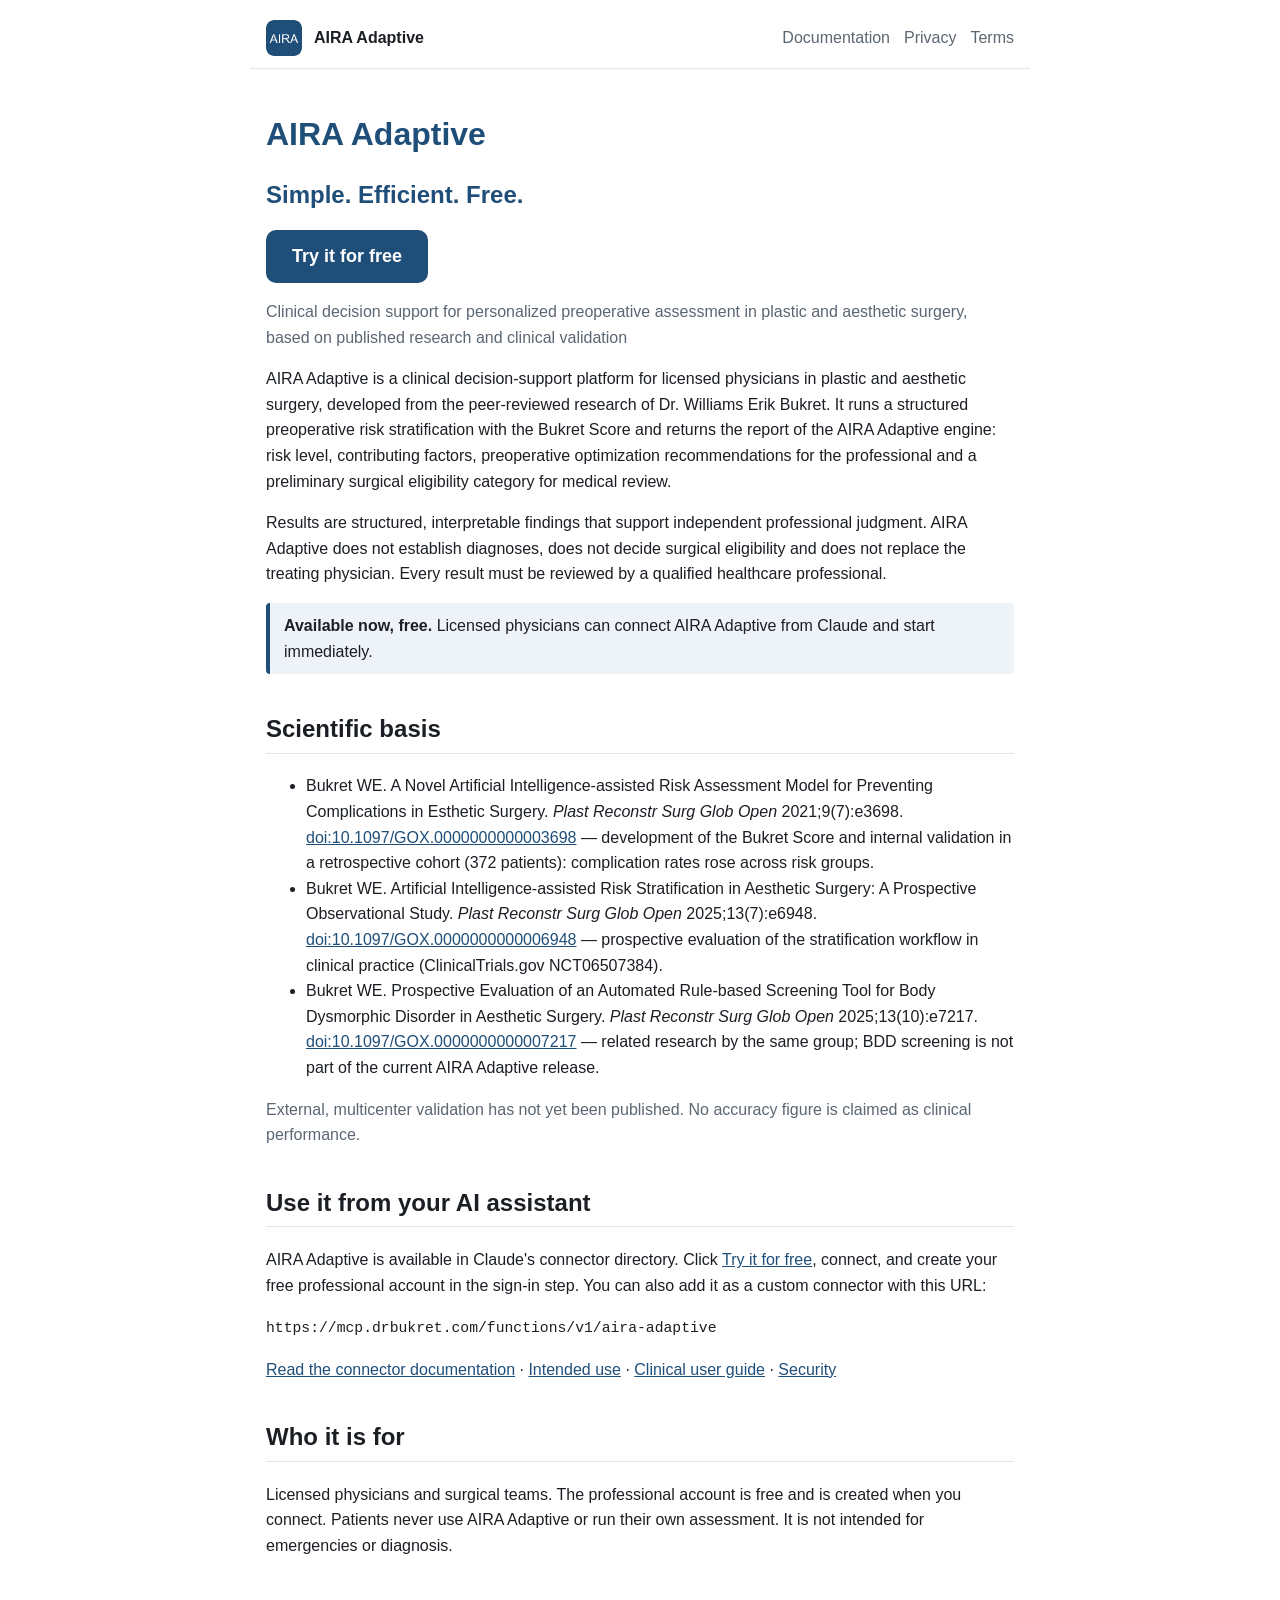
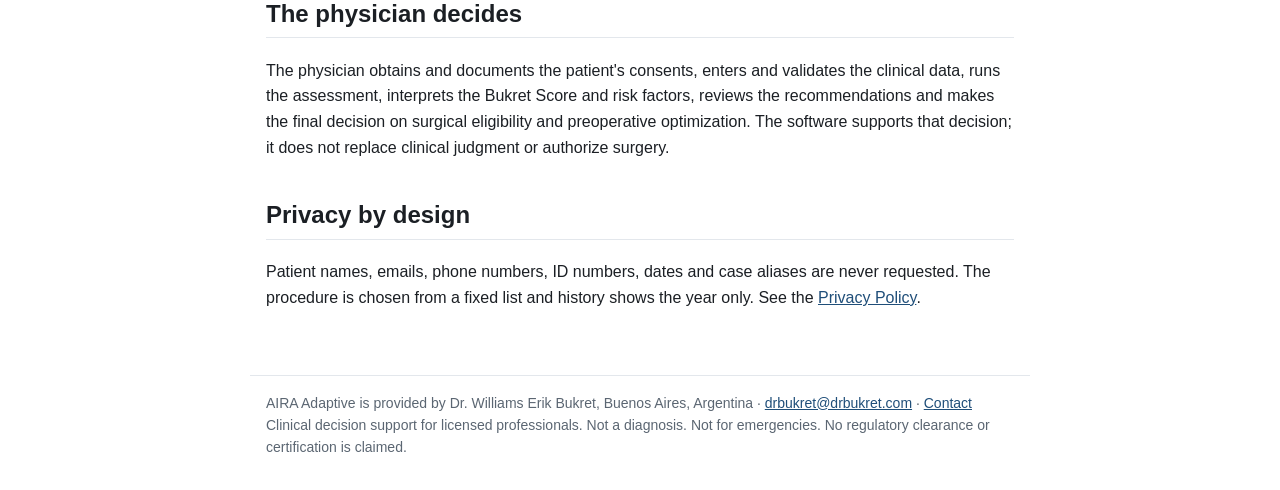
<file: index.html>
<!doctype html>
<html lang="en">
<head>
<meta charset="utf-8">
<meta name="viewport" content="width=device-width, initial-scale=1">
<title>AIRA Adaptive</title>
<meta name="description" content="AIRA Adaptive: clinical decision support for personalized preoperative assessment in plastic and aesthetic surgery, based on published research and the internal clinical validation of the Bukret Score.">
<link rel="icon" href="assets/icon.png">
<link rel="stylesheet" href="assets/site.css">
</head>
<body>
<header>
  <img src="assets/icon.png" alt="">
  <a class="brand" href="./">AIRA Adaptive</a>
  <nav><a href="docs/">Documentation</a><a href="privacy/">Privacy</a><a href="terms/">Terms</a></nav>
</header>
<main>
<h1>AIRA Adaptive</h1>
<p class="hero">Simple. Efficient. Free.</p>
<p><a class="cta" href="https://claude.ai/directory/connectors/aira-adaptive">Try it for free</a></p>
<p class="muted">Clinical decision support for personalized preoperative assessment in plastic and aesthetic surgery, based on published research and clinical validation</p>
<p>AIRA Adaptive is a clinical decision-support platform for licensed physicians in plastic and aesthetic surgery, developed from the peer-reviewed research of Dr. Williams Erik Bukret. It runs a structured preoperative risk stratification with the Bukret Score and returns the report of the AIRA Adaptive engine: risk level, contributing factors, preoperative optimization recommendations for the professional and a preliminary surgical eligibility category for medical review.</p>
<p>Results are structured, interpretable findings that support independent professional judgment. AIRA Adaptive does not establish diagnoses, does not decide surgical eligibility and does not replace the treating physician. Every result must be reviewed by a qualified healthcare professional.</p>
<p class="note"><strong>Available now, free.</strong> Licensed physicians can connect AIRA Adaptive from Claude and start immediately.</p>
<h2>Scientific basis</h2>
<ul>
  <li>Bukret WE. A Novel Artificial Intelligence-assisted Risk Assessment Model for Preventing Complications in Esthetic Surgery. <em>Plast Reconstr Surg Glob Open</em> 2021;9(7):e3698. <a href="https://doi.org/10.1097/GOX.0000000000003698">doi:10.1097/GOX.0000000000003698</a> &mdash; development of the Bukret Score and internal validation in a retrospective cohort (372 patients): complication rates rose across risk groups.</li>
  <li>Bukret WE. Artificial Intelligence-assisted Risk Stratification in Aesthetic Surgery: A Prospective Observational Study. <em>Plast Reconstr Surg Glob Open</em> 2025;13(7):e6948. <a href="https://doi.org/10.1097/GOX.0000000000006948">doi:10.1097/GOX.0000000000006948</a> &mdash; prospective evaluation of the stratification workflow in clinical practice (ClinicalTrials.gov NCT06507384).</li>
  <li>Bukret WE. Prospective Evaluation of an Automated Rule-based Screening Tool for Body Dysmorphic Disorder in Aesthetic Surgery. <em>Plast Reconstr Surg Glob Open</em> 2025;13(10):e7217. <a href="https://doi.org/10.1097/GOX.0000000000007217">doi:10.1097/GOX.0000000000007217</a> &mdash; related research by the same group; BDD screening is not part of the current AIRA Adaptive release.</li>
</ul>
<p class="muted">External, multicenter validation has not yet been published. No accuracy figure is claimed as clinical performance.</p>
<h2>Use it from your AI assistant</h2>
<p>AIRA Adaptive is available in Claude's connector directory. Click <a href="https://claude.ai/directory/connectors/aira-adaptive">Try it for free</a>, connect, and create your free professional account in the sign-in step. You can also add it as a custom connector with this URL:</p>
<p><code>https://mcp.drbukret.com/functions/v1/aira-adaptive</code></p>
<p><a href="docs/">Read the connector documentation</a> · <a href="intended-use/">Intended use</a> · <a href="clinical-manual/">Clinical user guide</a> · <a href="security/">Security</a></p>
<h2>Who it is for</h2>
<p>Licensed physicians and surgical teams. The professional account is free and is created when you connect. Patients never use AIRA Adaptive or run their own assessment. It is not intended for emergencies or diagnosis.</p>
<h2>The physician decides</h2>
<p>The physician obtains and documents the patient&#x27;s consents, enters and validates the clinical data, runs the assessment, interprets the Bukret Score and risk factors, reviews the recommendations and makes the final decision on surgical eligibility and preoperative optimization. The software supports that decision; it does not replace clinical judgment or authorize surgery.</p>
<h2>Privacy by design</h2>
<p>Patient names, emails, phone numbers, ID numbers, dates and case aliases are never requested. The procedure is chosen from a fixed list and history shows the year only. See the <a href="privacy/">Privacy Policy</a>.</p>
</main>
<footer>
  AIRA Adaptive is provided by Dr. Williams Erik Bukret, Buenos Aires, Argentina · <a href="mailto:drbukret@drbukret.com">drbukret@drbukret.com</a> · <a href="https://drbukret.com/contact/">Contact</a><br>
  Clinical decision support for licensed professionals. Not a diagnosis. Not for emergencies. No regulatory clearance or certification is claimed.
</footer>
</body>
</html>
</file>
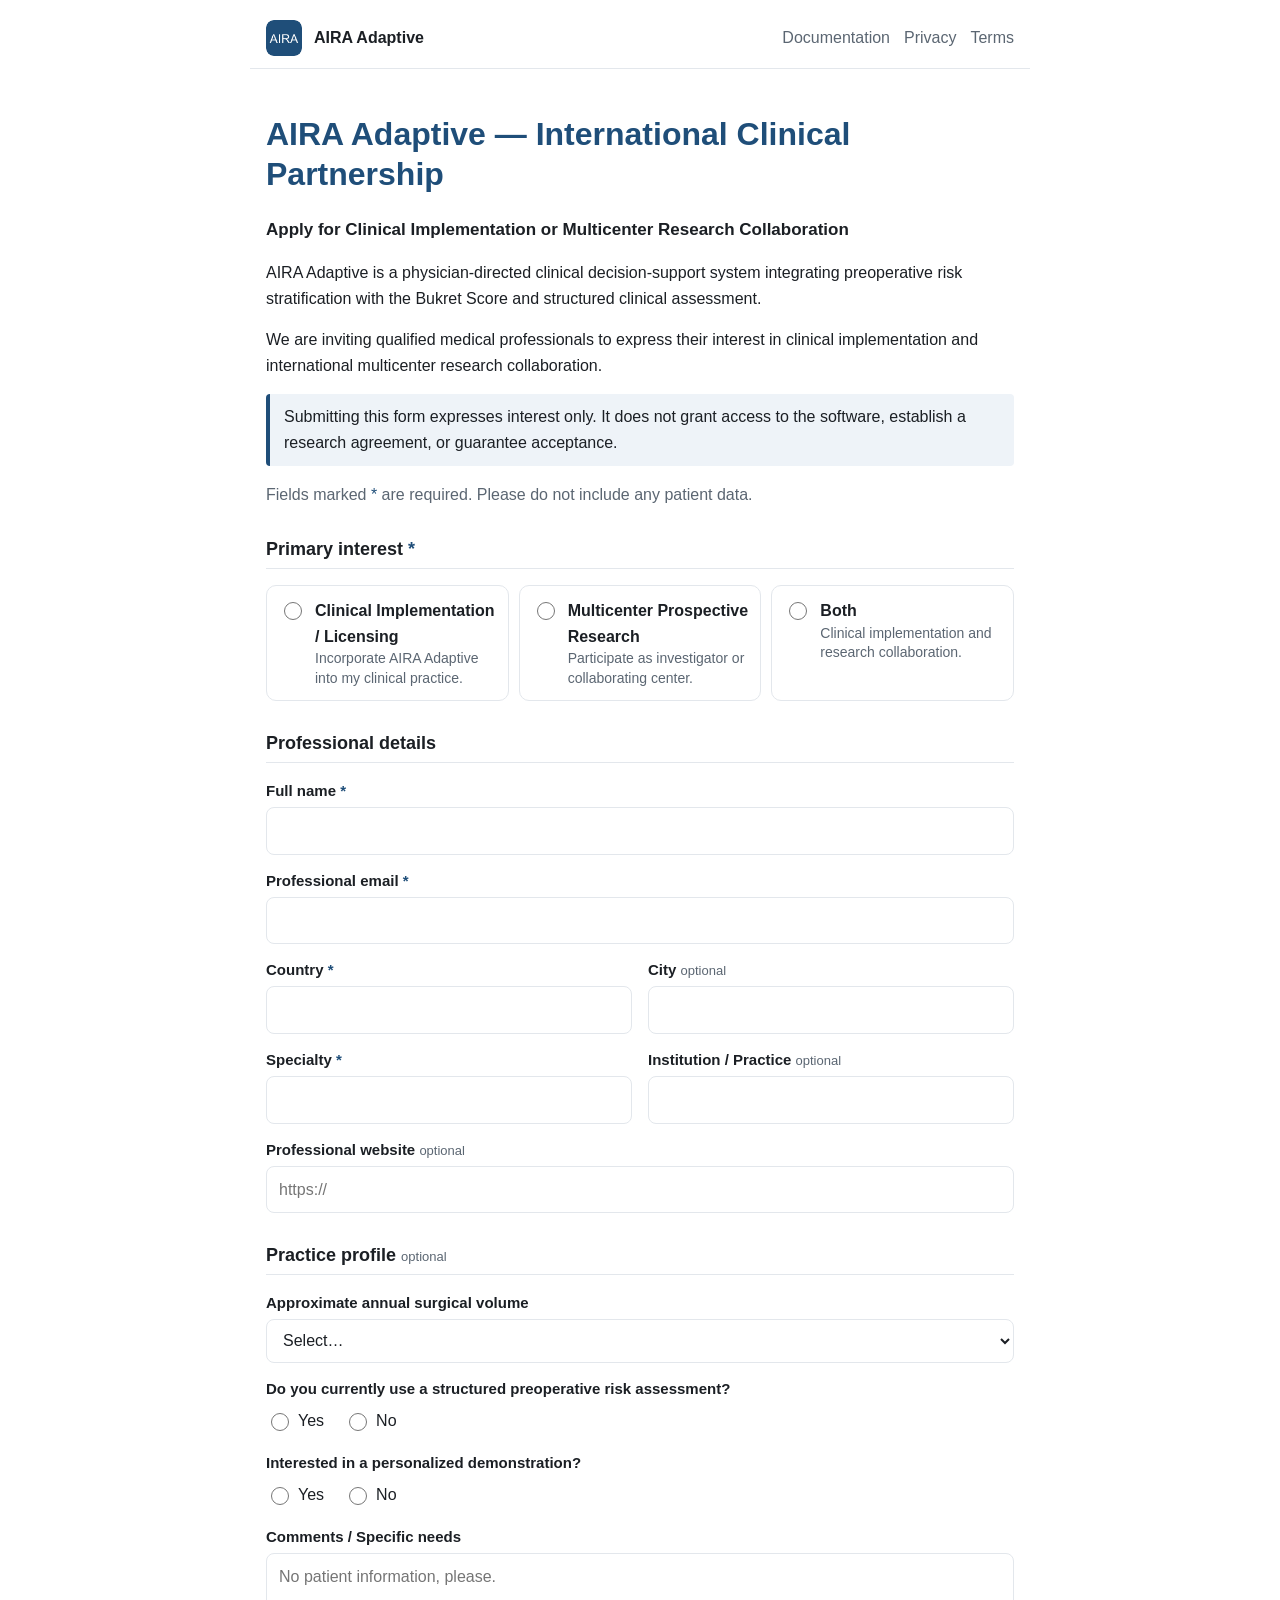
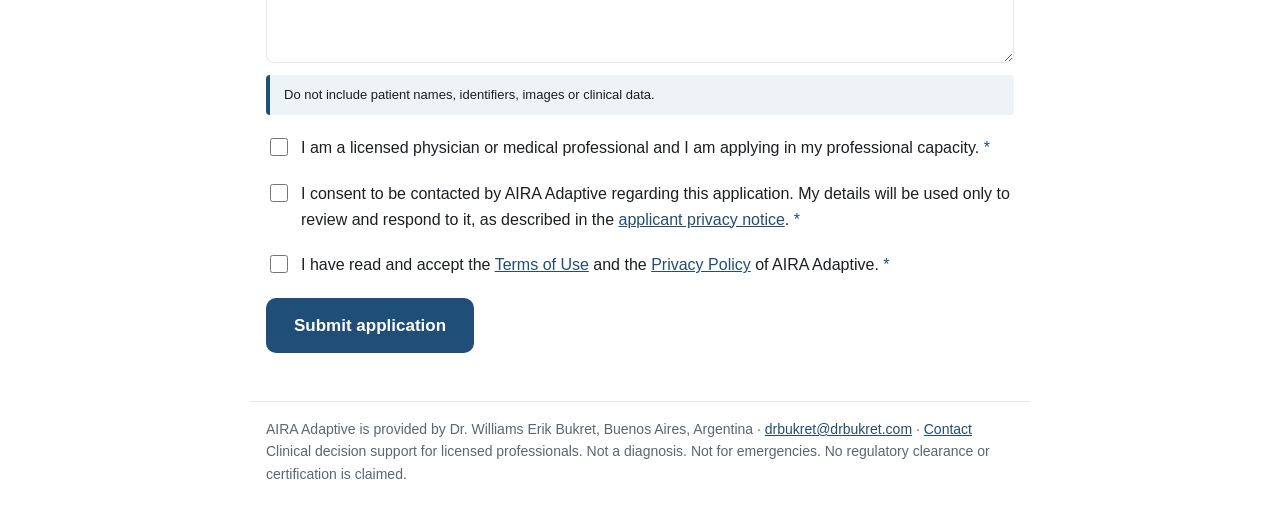
<file: apply/index.html>
<!doctype html>
<html lang="en">
<head>
<meta charset="utf-8">
<meta name="viewport" content="width=device-width, initial-scale=1">
<title>Apply · AIRA Adaptive International Clinical Partnership</title>
<meta name="description" content="Apply for AIRA Adaptive clinical implementation or international multicenter research collaboration. For medical professionals.">
<link rel="icon" href="../assets/icon.png">
<link rel="stylesheet" href="../assets/site.css">
<style>
  .lede { font-size:17px; }
  form { margin-top:8px; }
  fieldset { border:0; padding:0; margin:28px 0 0; min-width:0; }
  legend { font-weight:700; font-size:18px; padding:0; margin-bottom:4px; width:100%; border-bottom:1px solid var(--line); padding-bottom:4px; }
  .grid { display:grid; grid-template-columns:1fr 1fr; gap:14px 16px; margin-top:12px; }
  .grid .full { grid-column:1 / -1; }
  @media (max-width:560px) { .grid { grid-template-columns:1fr; } }
  label.f { display:block; font-weight:600; font-size:15px; margin-bottom:4px; }
  .req { color:var(--accent); }
  .opt { color:var(--muted); font-weight:400; font-size:13px; }
  input[type=text], input[type=email], input[type=url], select, textarea {
    width:100%; font:inherit; font-size:16px; color:var(--fg); background:var(--bg);
    border:1px solid var(--line); border-radius:8px; padding:10px 12px; min-height:44px; }
  textarea { min-height:110px; resize:vertical; }
  input:focus, select:focus, textarea:focus { outline:2px solid var(--accent); outline-offset:1px; border-color:var(--accent); }
  [aria-invalid=true] { border-color:#c0392b !important; }
  .err { color:#c0392b; font-size:14px; margin-top:4px; display:none; }
  .show { display:block; }
  .cards { display:grid; grid-template-columns:repeat(3, 1fr); gap:10px; margin-top:12px; }
  @media (max-width:640px) { .cards { grid-template-columns:1fr; } }
  .card { display:flex; gap:10px; align-items:flex-start; border:1px solid var(--line); border-radius:10px; padding:12px; cursor:pointer; }
  .card:has(input:checked) { border-color:var(--accent); background:var(--note); }
  .card input { margin-top:4px; accent-color:var(--accent); width:18px; height:18px; flex:none; }
  .card strong { display:block; }
  .card span { color:var(--muted); font-size:14px; line-height:1.4; display:block; }
  .inline { display:flex; flex-wrap:wrap; gap:8px 20px; margin-top:4px; }
  .inline label { display:flex; gap:6px; align-items:center; min-height:32px; cursor:pointer; }
  .inline input, .consent input { accent-color:var(--accent); width:18px; height:18px; }
  .consent { display:flex; gap:10px; align-items:flex-start; margin-top:20px; cursor:pointer; }
  .consent input { margin-top:3px; flex:none; }
  button { font:inherit; font-weight:700; font-size:17px; color:#fff; background:#1F4E79; border:0; border-radius:10px; padding:14px 28px; min-height:50px; cursor:pointer; width:100%; margin-top:20px; }
  button:disabled { opacity:.6; cursor:progress; }
  button.secondary { background:transparent; color:var(--accent); border:1px solid var(--accent); font-weight:600; }
  @media (min-width:561px) { button { width:auto; } }
  .hp { position:absolute; left:-10000px; width:1px; height:1px; overflow:hidden; }
  .status { margin-top:16px; }
  .status.bad { border-left-color:#c0392b; }
  #done { display:none; }
  #done h2 { border:0; margin-top:8px; }
</style>
</head>
<body>
<header>
  <img src="../assets/icon.png" alt="">
  <a class="brand" href="../">AIRA Adaptive</a>
  <nav><a href="../docs/">Documentation</a><a href="privacy/">Privacy</a><a href="../terms/">Terms</a></nav>
</header>
<main>
<h1>AIRA Adaptive — International Clinical Partnership</h1>
<p class="lede"><strong>Apply for Clinical Implementation or Multicenter Research Collaboration</strong></p>
<p>AIRA Adaptive is a physician-directed clinical decision-support system integrating preoperative risk stratification with the Bukret Score and structured clinical assessment.</p>
<p>We are inviting qualified medical professionals to express their interest in clinical implementation and international multicenter research collaboration.</p>
<p class="note">Submitting this form expresses interest only. It does not grant access to the software, establish a research agreement, or guarantee acceptance.</p>

<section id="done" class="note" role="status" tabindex="-1">
  <h2>Application received</h2>
  <p>Thank you, <strong id="done-name"></strong>. Your application has been received and will be reviewed personally by Dr. Bukret. We will contact you at <strong id="done-email"></strong>.</p>
  <button type="button" class="secondary" id="again">Submit another application</button>
</section>

<form id="apply" novalidate>
  <p class="muted">Fields marked <span class="req">*</span> are required. Please do not include any patient data.</p>

  <fieldset>
    <legend>Primary interest <span class="req">*</span></legend>
    <div class="cards" role="radiogroup" aria-describedby="err-interest">
      <label class="card"><input type="radio" name="interest" value="Clinical Implementation" required><div><strong>Clinical Implementation / Licensing</strong><span>Incorporate AIRA Adaptive into my clinical practice.</span></div></label>
      <label class="card"><input type="radio" name="interest" value="Multicenter Research"><div><strong>Multicenter Prospective Research</strong><span>Participate as investigator or collaborating center.</span></div></label>
      <label class="card"><input type="radio" name="interest" value="Both"><div><strong>Both</strong><span>Clinical implementation and research collaboration.</span></div></label>
    </div>
    <div class="err" id="err-interest">Please select your primary interest.</div>
  </fieldset>

  <fieldset>
    <legend>Professional details</legend>
    <div class="grid">
      <div class="full"><label class="f" for="full_name">Full name <span class="req">*</span></label>
        <input type="text" id="full_name" name="full_name" autocomplete="name" maxlength="120" required>
        <div class="err" id="err-full_name">Please enter your full name.</div></div>
      <div class="full"><label class="f" for="email">Professional email <span class="req">*</span></label>
        <input type="email" id="email" name="email" autocomplete="email" inputmode="email" maxlength="200" required>
        <div class="err" id="err-email">Please enter a valid email address.</div></div>
      <div><label class="f" for="country">Country <span class="req">*</span></label>
        <input type="text" id="country" name="country" autocomplete="country-name" list="countries" maxlength="80" required>
        <div class="err" id="err-country">Please enter your country.</div></div>
      <div><label class="f" for="city">City <span class="opt">optional</span></label>
        <input type="text" id="city" name="city" autocomplete="address-level2" maxlength="120"></div>
      <div><label class="f" for="specialty">Specialty <span class="req">*</span></label>
        <input type="text" id="specialty" name="specialty" list="specialties" maxlength="120" required>
        <div class="err" id="err-specialty">Please enter your specialty.</div></div>
      <div><label class="f" for="institution">Institution / Practice <span class="opt">optional</span></label>
        <input type="text" id="institution" name="institution" autocomplete="organization" maxlength="200"></div>
      <div class="full"><label class="f" for="website">Professional website <span class="opt">optional</span></label>
        <input type="url" id="website" name="website" inputmode="url" placeholder="https://" maxlength="300">
        <div class="err" id="err-website">Please enter a valid website address, or leave it blank.</div></div>
    </div>
  </fieldset>

  <fieldset>
    <legend>Practice profile <span class="opt">optional</span></legend>
    <div class="grid">
      <div class="full"><label class="f" for="surgical_volume">Approximate annual surgical volume</label>
        <select id="surgical_volume" name="surgical_volume">
          <option value="">Select…</option><option>Under 50</option><option>50–150</option><option>151–300</option><option>Over 300</option>
        </select></div>
      <div class="full"><span class="f" style="display:block;font-weight:600;font-size:15px">Do you currently use a structured preoperative risk assessment?</span>
        <div class="inline"><label><input type="radio" name="structured_risk_assessment" value="Yes"> Yes</label><label><input type="radio" name="structured_risk_assessment" value="No"> No</label></div></div>
      <div class="full"><span class="f" style="display:block;font-weight:600;font-size:15px">Interested in a personalized demonstration?</span>
        <div class="inline"><label><input type="radio" name="wants_demo" value="Yes"> Yes</label><label><input type="radio" name="wants_demo" value="No"> No</label></div></div>
      <div class="full"><label class="f" for="comments">Comments / Specific needs</label>
        <textarea id="comments" name="comments" maxlength="3000" placeholder="No patient information, please." aria-describedby="comments-help"></textarea>
        <p class="note" id="comments-help" style="margin:4px 0 0;font-size:13px">Do not include patient names, identifiers, images or clinical data.</p></div>
    </div>
  </fieldset>

  <div class="hp" aria-hidden="true"><label for="fax">Fax</label><input type="text" id="fax" name="fax" tabindex="-1" autocomplete="off"></div>

  <label class="consent"><input type="checkbox" id="professional_confirmed" name="professional_confirmed" required>
    <span>I am a licensed physician or medical professional and I am applying in my professional capacity. <span class="req">*</span></span></label>
  <div class="err" id="err-professional_confirmed">This form is for licensed medical professionals only.</div>

  <label class="consent"><input type="checkbox" id="consent_contact" name="consent_contact" required>
    <span>I consent to be contacted by AIRA Adaptive regarding this application. My details will be used only to review and respond to it, as described in the <a href="privacy/">applicant privacy notice</a>. <span class="req">*</span></span></label>
  <div class="err" id="err-consent_contact">Consent is required to process your application.</div>

  <label class="consent"><input type="checkbox" id="terms_accepted" name="terms_accepted" required>
    <span>I have read and accept the <a href="/terms/" target="_blank" rel="noopener">Terms of Use</a> and the <a href="/privacy/" target="_blank" rel="noopener">Privacy Policy</a> of AIRA Adaptive. <span class="req">*</span></span></label>
  <div class="err" id="err-terms_accepted">You must accept the Terms of Use and Privacy Policy.</div>

  <button type="submit" id="submit">Submit application</button>
  <p class="note status bad" id="status" role="alert" hidden></p>
  <p class="note" id="fallback" hidden>If it keeps failing, <a id="fallback-mail" href="mailto:drbukret@drbukret.com">send your application by email instead</a> (your answers are copied into the message).</p>
</form>

<datalist id="specialties">
  <option>Plastic Surgery</option><option>Aesthetic / Cosmetic Surgery</option><option>Reconstructive Surgery</option>
  <option>Anesthesiology</option><option>Dermatologic Surgery</option><option>Facial Plastic Surgery</option>
  <option>Oculoplastic Surgery</option><option>General Surgery</option><option>Psychiatry / Psychology</option>
</datalist>
<datalist id="countries"></datalist>
</main>
<footer>
  AIRA Adaptive is provided by Dr. Williams Erik Bukret, Buenos Aires, Argentina · <a href="mailto:drbukret@drbukret.com">drbukret@drbukret.com</a> · <a href="https://drbukret.com/contact/">Contact</a><br>
  Clinical decision support for licensed professionals. Not a diagnosis. Not for emergencies. No regulatory clearance or certification is claimed.
</footer>
<script>
(function () {
  var ENDPOINT = "https://xdofwnncvhgdcsxlslci.supabase.co/functions/v1/aira-access-request";
  var form = document.getElementById("apply"), btn = document.getElementById("submit"),
      statusEl = document.getElementById("status"), done = document.getElementById("done");
  var EMAIL_RE = /^[^\s@<>()",;:]+@[^\s@<>()",;:]+\.[A-Za-z]{2,}$/;
  var sid, started, sending = false;

  function uuid() {
    if (window.crypto && crypto.randomUUID) return crypto.randomUUID();
    var b = new Uint8Array(16); crypto.getRandomValues(b); b[6] = b[6] & 15 | 64; b[8] = b[8] & 63 | 128;
    var h = Array.prototype.map.call(b, function (x) { return (x + 256).toString(16).slice(1); }).join("");
    return h.slice(0, 8) + "-" + h.slice(8, 12) + "-" + h.slice(12, 16) + "-" + h.slice(16, 20) + "-" + h.slice(20);
  }
  function fresh() { sid = uuid(); started = Date.now(); }
  fresh();

  // Country suggestions from the browser's own locale data (no external request).
  var codeByName = {};
  try {
    var dn = new Intl.DisplayNames(["en"], { type: "region" }), names = [], A = "ABCDEFGHIJKLMNOPQRSTUVWXYZ";
    for (var i = 0; i < 26; i++) for (var j = 0; j < 26; j++) {
      var c = A[i] + A[j], n = dn.of(c);
      if (n && n !== c && !/Unknown|Outlying|Pseudo|European Union|Eurozone|United Nations|world/i.test(n)) { names.push(n); codeByName[n.toLowerCase()] = c; }
    }
    names.sort().filter(function (n, k, a) { return a.indexOf(n) === k; }).forEach(function (n) {
      var o = document.createElement("option"); o.value = n; document.getElementById("countries").appendChild(o);
    });
  } catch (e) {}

  function val(name) {
    var el = form.elements[name];
    if (!el) return "";
    if (el.type === "checkbox") return el.checked;
    return (el.value || "").trim();
  }
  function setErr(name, bad) {
    var e = document.getElementById("err-" + name), el = document.getElementById(name);
    if (e) e.classList.toggle("show", bad);
    if (el) el.setAttribute("aria-invalid", bad ? "true" : "false");
    return bad;
  }
  function validate() {
    var first = null, checks = [
      ["interest", !val("interest")],
      ["full_name", val("full_name").length < 2],
      ["email", !EMAIL_RE.test(val("email"))],
      ["country", !val("country")],
      ["specialty", !val("specialty")],
      ["website", !!val("website") && !/^(https?:\/\/)?[^\s<>"]+\.[^\s<>"]+$/i.test(val("website"))],
      ["professional_confirmed", !val("professional_confirmed")],
      ["consent_contact", !val("consent_contact")],
      ["terms_accepted", !val("terms_accepted")]
    ];
    checks.forEach(function (c) { if (setErr(c[0], c[1]) && !first) first = c[0]; });
    if (first) {
      var el = first === "interest" ? form.querySelector("input[name=interest]") : document.getElementById(first);
      el.focus(); el.scrollIntoView({ block: "center", behavior: "smooth" });
    }
    return !first;
  }
  function showStatus(msg) { statusEl.textContent = msg; statusEl.hidden = !msg; }
  // Last resort so an application is never lost: the same answers, ready to send by email.
  function showFallback(b) {
    var lines = ["Reference: " + b.submission_id, "Name: " + b.full_name, "Email: " + b.email, "Country: " + b.country,
      "City: " + b.city, "Institution / Practice: " + b.institution, "Specialty: " + b.specialty, "Website: " + b.website,
      "Primary interest: " + b.interest, "Annual surgical volume: " + b.surgical_volume,
      "Uses structured risk assessment: " + b.structured_risk_assessment, "Wants a demonstration: " + b.wants_demo,
      "Licensed professional: Yes", "Consent to be contacted: Yes", "Accepted Terms of Use and Privacy Policy: Yes", "Comments: " + b.comments];
    document.getElementById("fallback-mail").href = "mailto:drbukret@drbukret.com?subject=" +
      encodeURIComponent("AIRA Adaptive professional application — " + b.full_name) + "&body=" + encodeURIComponent(lines.join("\n").slice(0, 1500));
    document.getElementById("fallback").hidden = false;
  }

  form.addEventListener("input", function (e) {
    var n = e.target.name; if (n && document.getElementById("err-" + n) && document.getElementById("err-" + n).classList.contains("show")) validate();
  });

  form.addEventListener("submit", function (e) {
    e.preventDefault();
    if (sending) return;
    showStatus("");
    if (!validate()) return;
    sending = true; btn.disabled = true; btn.textContent = "Submitting…";
    var body = {
      submission_id: sid, elapsed_ms: Date.now() - started, fax: val("fax"),
      full_name: val("full_name"), email: val("email"), country: val("country"),
      country_code: codeByName[val("country").toLowerCase()] || "", specialty: val("specialty"),
      interest: val("interest"), institution: val("institution"), city: val("city"), website: val("website"),
      surgical_volume: val("surgical_volume"), structured_risk_assessment: val("structured_risk_assessment"),
      wants_demo: val("wants_demo"), comments: val("comments"),
      professional_confirmed: val("professional_confirmed") === true, consent_contact: val("consent_contact") === true,
      terms_accepted: val("terms_accepted") === true
    };
    var ctrl = window.AbortController ? new AbortController() : null, timer = ctrl && setTimeout(function () { ctrl.abort(); }, 25000);
    fetch(ENDPOINT, { method: "POST", headers: { "Content-Type": "application/json" }, body: JSON.stringify(body), signal: ctrl && ctrl.signal })
      .then(function (r) { return r.json().catch(function () { return {}; }).then(function (j) { return { status: r.status, j: j }; }); })
      .then(function (res) {
        if (res.status === 200 && res.j.ok === true) {
          document.getElementById("done-name").textContent = body.full_name;
          document.getElementById("done-email").textContent = body.email;
          form.style.display = "none"; done.style.display = "block"; done.focus(); done.scrollIntoView({ block: "start" });
          return;
        }
        // Not received: the answers stay in the form and the same reference is reused, so pressing Submit again never creates a duplicate.
        var m = {
          429: "Too many applications were sent from this network in the last hour. Please try again later or send it by email below.",
          422: "Some fields are not valid. Please review the form and try again."
        };
        showStatus(m[res.status] || "Your application was not received. Your answers are still here: please press Submit again in a moment.");
        if (res.status !== 422) showFallback(body);
      })
      .catch(function () {
        showStatus("Network error: we could not confirm your application. Your answers are still here: please check your connection and press Submit again.");
        showFallback(body);
      })
      .then(function () { if (timer) clearTimeout(timer); sending = false; btn.disabled = false; btn.textContent = "Submit application"; });
  });

  document.getElementById("again").addEventListener("click", function () {
    form.reset(); fresh(); showStatus(""); document.getElementById("fallback").hidden = true;
    done.style.display = "none"; form.style.display = "block"; window.scrollTo(0, 0);
    document.getElementById("full_name").focus();
  });
})();
</script>
</body>
</html>
</file>
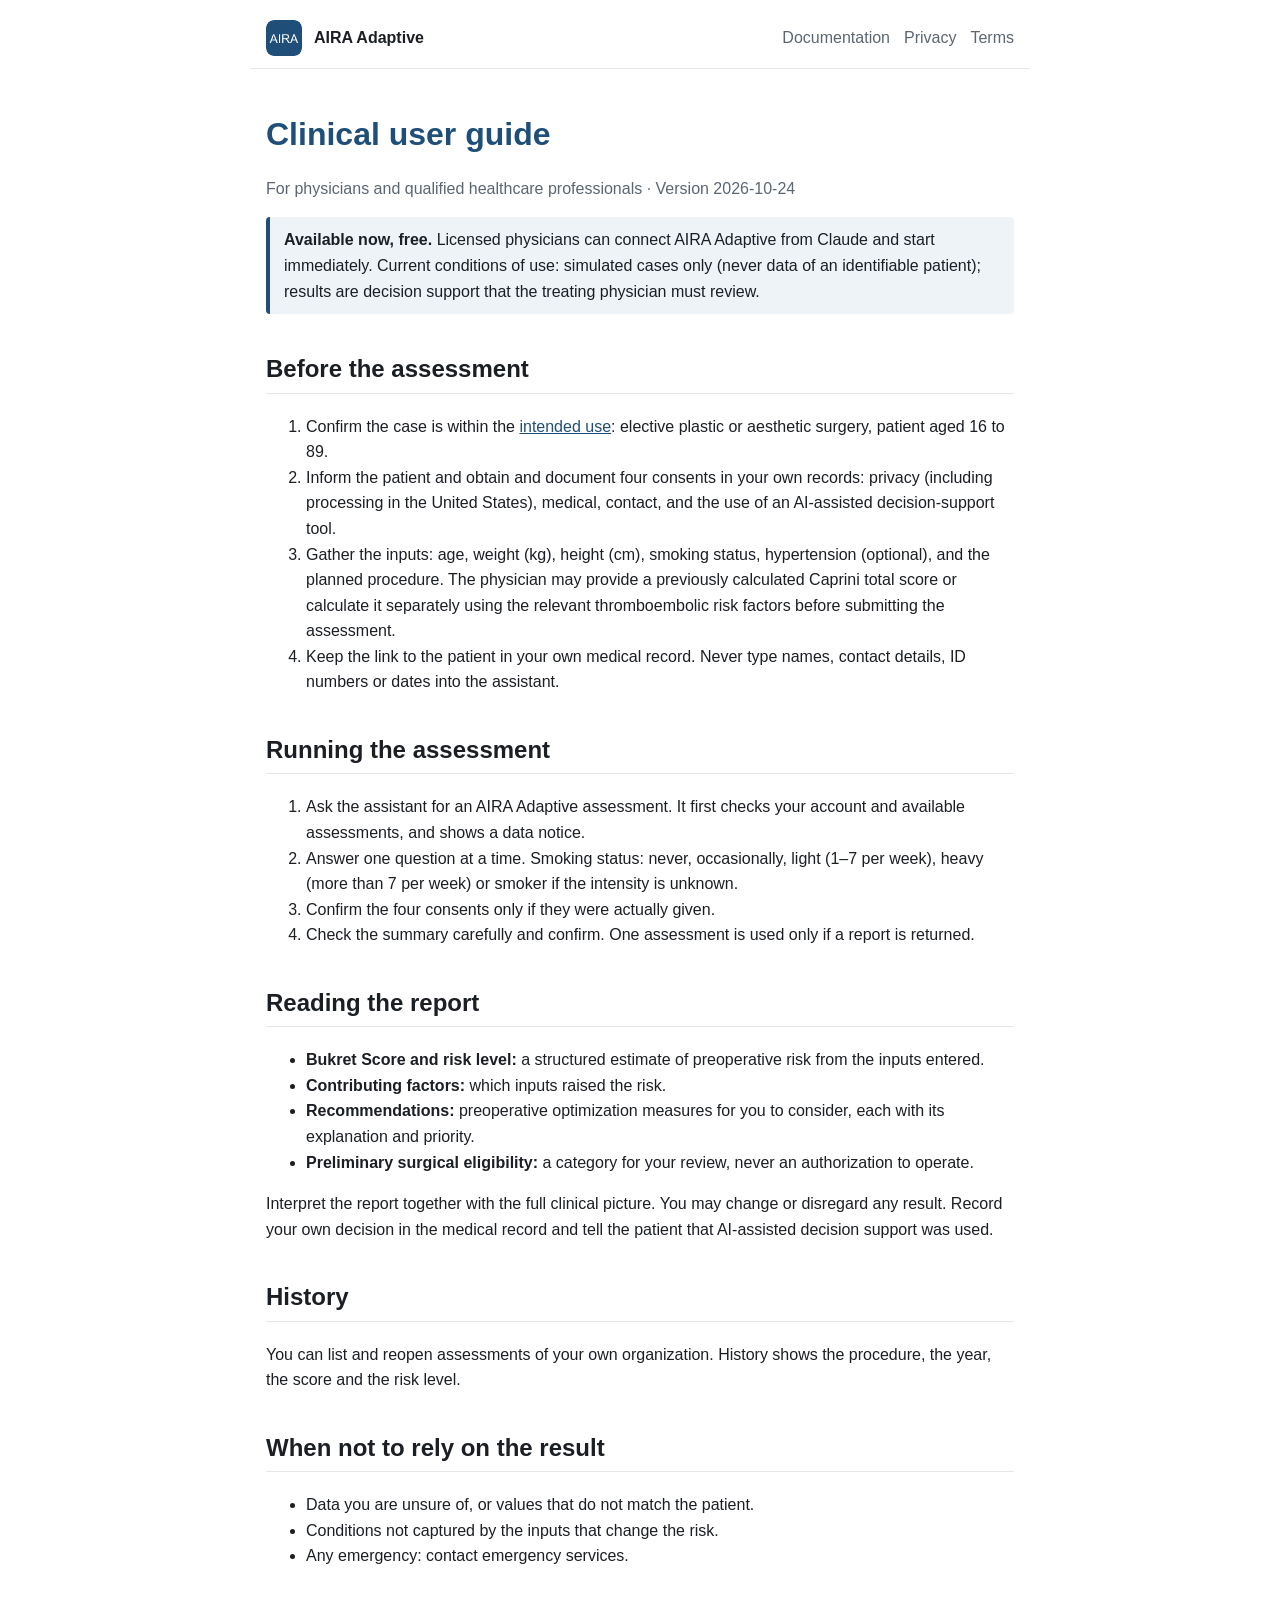
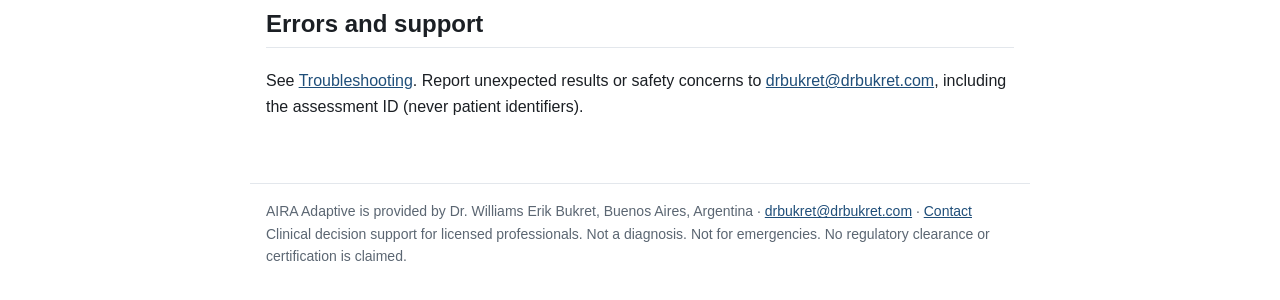
<file: clinical-manual/index.html>
<!doctype html>
<html lang="en">
<head>
<meta charset="utf-8">
<meta name="viewport" content="width=device-width, initial-scale=1">
<title>AIRA Adaptive Clinical User Guide</title>
<meta name="description" content="Step-by-step clinical guide for professionals using the AIRA Adaptive connector in Claude or ChatGPT.">
<link rel="icon" href="../assets/icon.png">
<link rel="stylesheet" href="../assets/site.css">
</head>
<body>
<header>
  <img src="../assets/icon.png" alt="">
  <a class="brand" href="../">AIRA Adaptive</a>
  <nav><a href="../docs/">Documentation</a><a href="../privacy/">Privacy</a><a href="../terms/">Terms</a></nav>
</header>
<main>
<h1>Clinical user guide</h1>
<p class="muted">For physicians and qualified healthcare professionals · Version 2026-10-24</p>
<p class="note"><strong>Available now, free.</strong> Licensed physicians can connect AIRA Adaptive from Claude and start immediately. Current conditions of use: simulated cases only (never data of an identifiable patient); results are decision support that the treating physician must review.</p>

<h2>Before the assessment</h2>
<ol>
  <li>Confirm the case is within the <a href="../intended-use/">intended use</a>: elective plastic or aesthetic surgery, patient aged 16 to 89.</li>
  <li>Inform the patient and obtain and document four consents in your own records: privacy (including processing in the United States), medical, contact, and the use of an AI-assisted decision-support tool.</li>
  <li>Gather the inputs: age, weight (kg), height (cm), smoking status, hypertension (optional), and the planned procedure. The physician may provide a previously calculated Caprini total score or calculate it separately using the relevant thromboembolic risk factors before submitting the assessment.</li>
  <li>Keep the link to the patient in your own medical record. Never type names, contact details, ID numbers or dates into the assistant.</li>
</ol>

<h2>Running the assessment</h2>
<ol>
  <li>Ask the assistant for an AIRA Adaptive assessment. It first checks your account and available assessments, and shows a data notice.</li>
  <li>Answer one question at a time. Smoking status: never, occasionally, light (1–7 per week), heavy (more than 7 per week) or smoker if the intensity is unknown.</li>
  <li>Confirm the four consents only if they were actually given.</li>
  <li>Check the summary carefully and confirm. One assessment is used only if a report is returned.</li>
</ol>

<h2>Reading the report</h2>
<ul>
  <li><strong>Bukret Score and risk level:</strong> a structured estimate of preoperative risk from the inputs entered.</li>
  <li><strong>Contributing factors:</strong> which inputs raised the risk.</li>
  <li><strong>Recommendations:</strong> preoperative optimization measures for you to consider, each with its explanation and priority.</li>
  <li><strong>Preliminary surgical eligibility:</strong> a category for your review, never an authorization to operate.</li>
</ul>
<p>Interpret the report together with the full clinical picture. You may change or disregard any result. Record your own decision in the medical record and tell the patient that AI-assisted decision support was used.</p>

<h2>History</h2>
<p>You can list and reopen assessments of your own organization. History shows the procedure, the year, the score and the risk level.</p>

<h2>When not to rely on the result</h2>
<ul>
  <li>Data you are unsure of, or values that do not match the patient.</li>
  <li>Conditions not captured by the inputs that change the risk.</li>
  <li>Any emergency: contact emergency services.</li>
</ul>

<h2>Errors and support</h2>
<p>See <a href="../docs/">Troubleshooting</a>. Report unexpected results or safety concerns to <a href="mailto:drbukret@drbukret.com">drbukret@drbukret.com</a>, including the assessment ID (never patient identifiers).</p>

</main>
<footer>
  AIRA Adaptive is provided by Dr. Williams Erik Bukret, Buenos Aires, Argentina · <a href="mailto:drbukret@drbukret.com">drbukret@drbukret.com</a> · <a href="https://drbukret.com/contact/">Contact</a><br>
  Clinical decision support for licensed professionals. Not a diagnosis. Not for emergencies. No regulatory clearance or certification is claimed.
</footer>
</body>
</html>
</file>
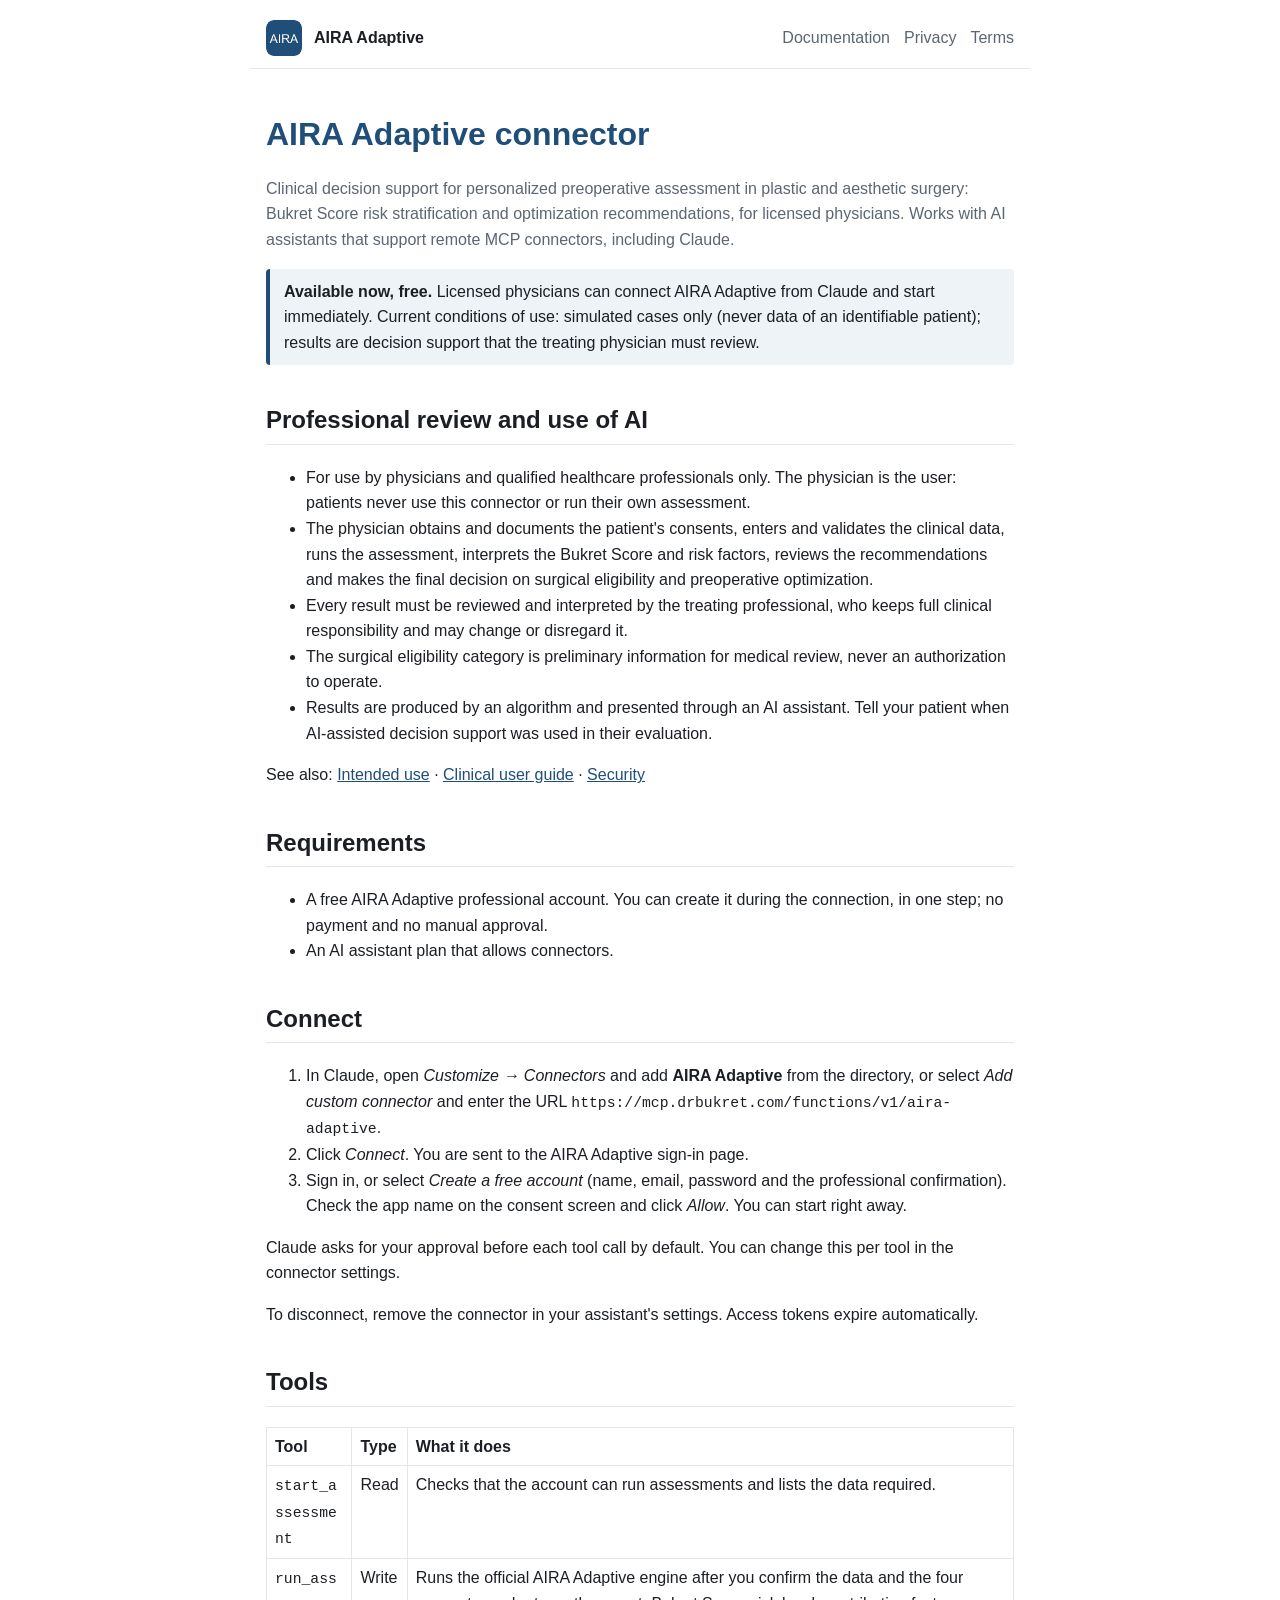
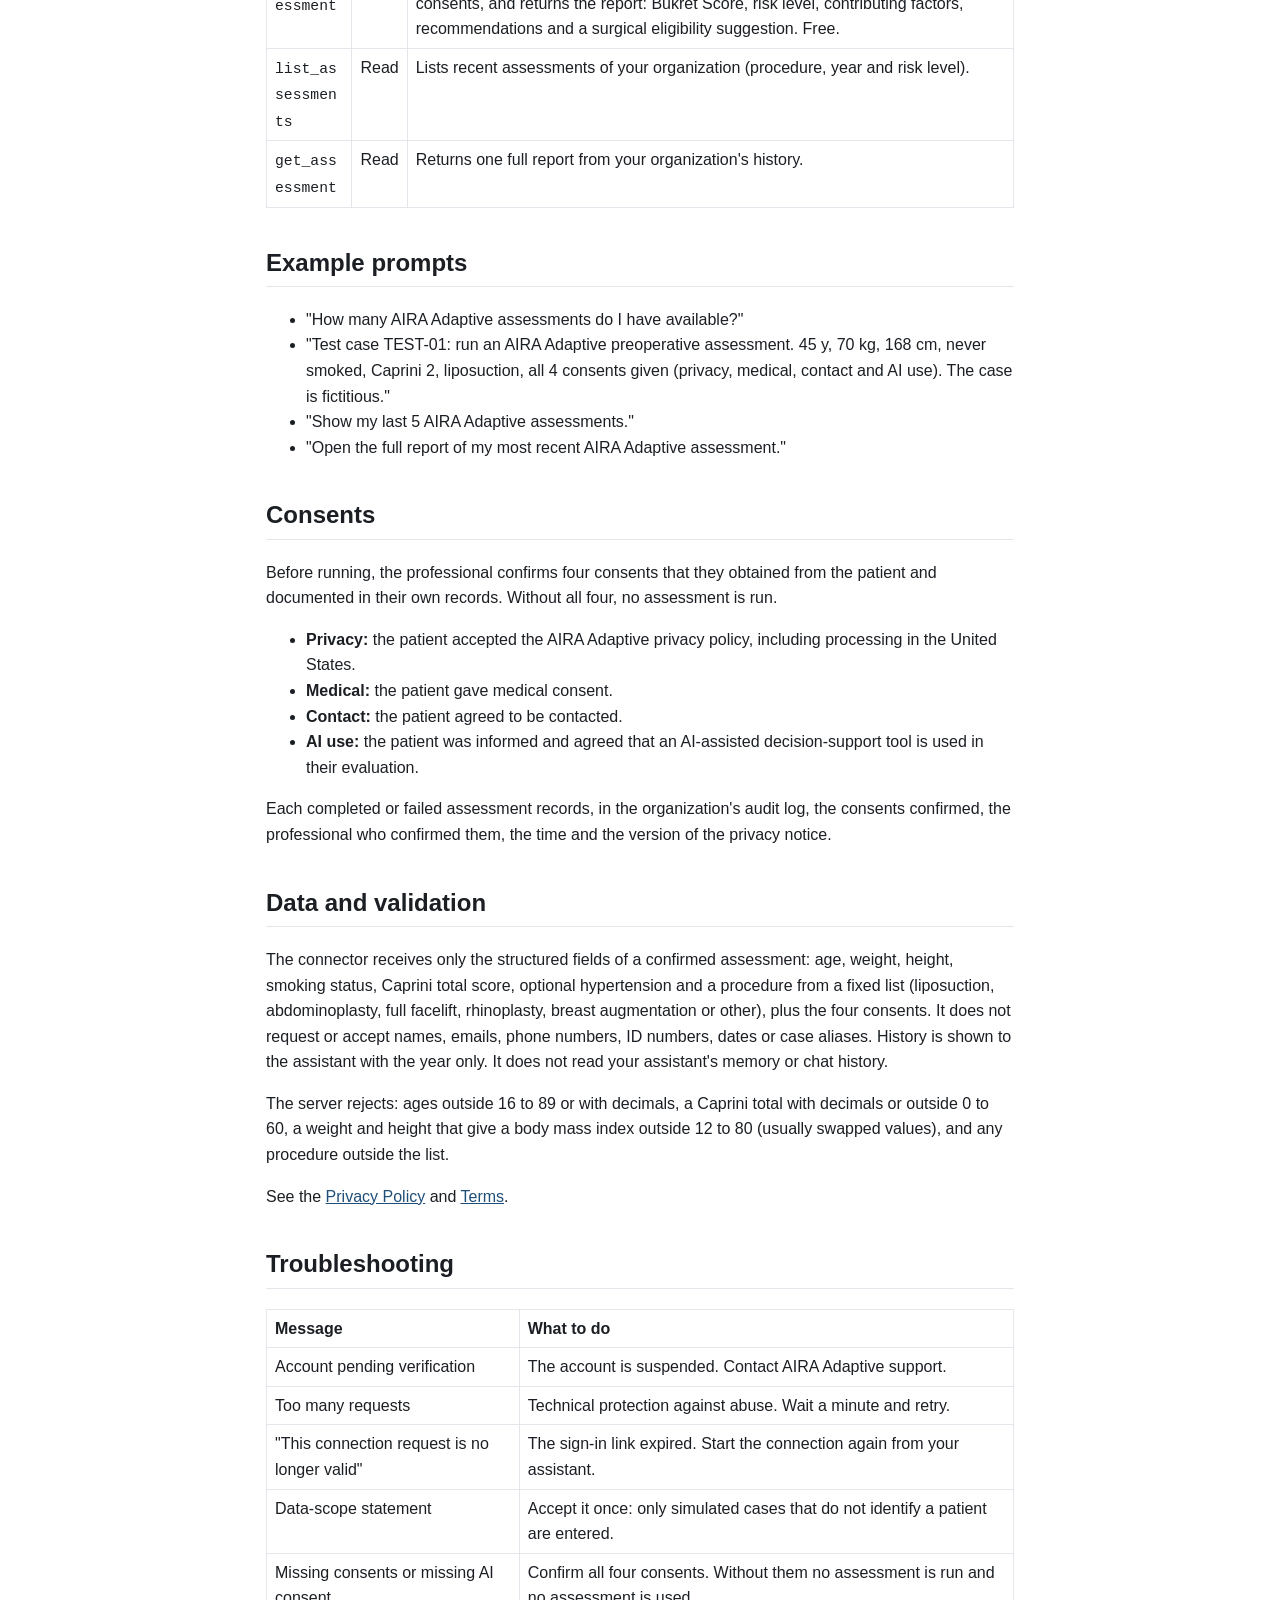
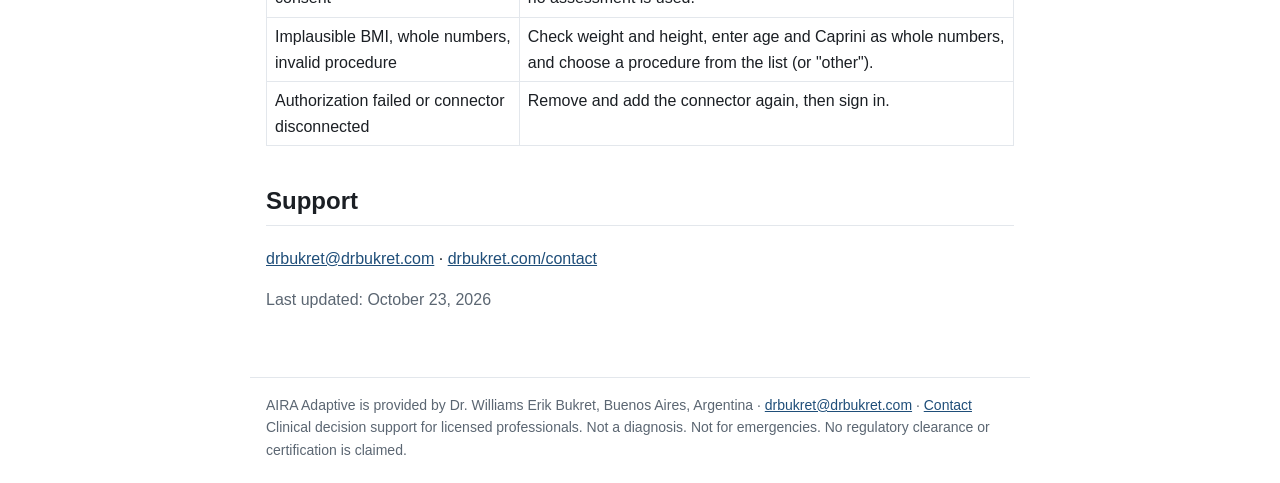
<file: docs/index.html>
<!doctype html>
<html lang="en">
<head>
<meta charset="utf-8">
<meta name="viewport" content="width=device-width, initial-scale=1">
<title>AIRA Adaptive Documentation</title>
<meta name="description" content="How to connect and use the AIRA Adaptive connector, its tools, data handling and troubleshooting.">
<link rel="icon" href="../assets/icon.png">
<link rel="stylesheet" href="../assets/site.css">
</head>
<body>
<header>
  <img src="../assets/icon.png" alt="">
  <a class="brand" href="../">AIRA Adaptive</a>
  <nav><a href="../docs/">Documentation</a><a href="../privacy/">Privacy</a><a href="../terms/">Terms</a></nav>
</header>
<main>
<h1>AIRA Adaptive connector</h1>
<p class="muted">Clinical decision support for personalized preoperative assessment in plastic and aesthetic surgery: Bukret Score risk stratification and optimization recommendations, for licensed physicians. Works with AI assistants that support remote MCP connectors, including Claude.</p>

<p class="note"><strong>Available now, free.</strong> Licensed physicians can connect AIRA Adaptive from Claude and start immediately. Current conditions of use: simulated cases only (never data of an identifiable patient); results are decision support that the treating physician must review.</p>

<h2>Professional review and use of AI</h2>
<ul>
  <li>For use by physicians and qualified healthcare professionals only. The physician is the user: patients never use this connector or run their own assessment.</li>
  <li>The physician obtains and documents the patient&#x27;s consents, enters and validates the clinical data, runs the assessment, interprets the Bukret Score and risk factors, reviews the recommendations and makes the final decision on surgical eligibility and preoperative optimization.</li>
  <li>Every result must be reviewed and interpreted by the treating professional, who keeps full clinical responsibility and may change or disregard it.</li>
  <li>The surgical eligibility category is preliminary information for medical review, never an authorization to operate.</li>
  <li>Results are produced by an algorithm and presented through an AI assistant. Tell your patient when AI-assisted decision support was used in their evaluation.</li>
</ul>

<p>See also: <a href="../intended-use/">Intended use</a> · <a href="../clinical-manual/">Clinical user guide</a> · <a href="../security/">Security</a></p>

<h2>Requirements</h2>
<ul>
  <li>A free AIRA Adaptive professional account. You can create it during the connection, in one step; no payment and no manual approval.</li>
  <li>An AI assistant plan that allows connectors.</li>
</ul>

<h2>Connect</h2>
<ol>
  <li>In Claude, open <em>Customize → Connectors</em> and add <strong>AIRA Adaptive</strong> from the directory, or select <em>Add custom connector</em> and enter the URL <code>https://mcp.drbukret.com/functions/v1/aira-adaptive</code>.</li>
  <li>Click <em>Connect</em>. You are sent to the AIRA Adaptive sign-in page.</li>
  <li>Sign in, or select <em>Create a free account</em> (name, email, password and the professional confirmation). Check the app name on the consent screen and click <em>Allow</em>. You can start right away.</li>
</ol>
<p>Claude asks for your approval before each tool call by default. You can change this per tool in the connector settings.</p>
<p>To disconnect, remove the connector in your assistant's settings. Access tokens expire automatically.</p>

<h2>Tools</h2>
<div class="table"><table>
  <tr><th>Tool</th><th>Type</th><th>What it does</th></tr>
  <tr><td><code>start_assessment</code></td><td>Read</td><td>Checks that the account can run assessments and lists the data required.</td></tr>
  <tr><td><code>run_assessment</code></td><td>Write</td><td>Runs the official AIRA Adaptive engine after you confirm the data and the four consents, and returns the report: Bukret Score, risk level, contributing factors, recommendations and a surgical eligibility suggestion. Free.</td></tr>
  <tr><td><code>list_assessments</code></td><td>Read</td><td>Lists recent assessments of your organization (procedure, year and risk level).</td></tr>
  <tr><td><code>get_assessment</code></td><td>Read</td><td>Returns one full report from your organization's history.</td></tr>
</table></div>

<h2>Example prompts</h2>
<ul>
  <li>"How many AIRA Adaptive assessments do I have available?"</li>
  <li>"Test case TEST-01: run an AIRA Adaptive preoperative assessment. 45 y, 70 kg, 168 cm, never smoked, Caprini 2, liposuction, all 4 consents given (privacy, medical, contact and AI use). The case is fictitious."</li>
  <li>"Show my last 5 AIRA Adaptive assessments."</li>
  <li>"Open the full report of my most recent AIRA Adaptive assessment."</li>
</ul>

<h2>Consents</h2>
<p>Before running, the professional confirms four consents that they obtained from the patient and documented in their own records. Without all four, no assessment is run.</p>
<ul>
  <li><strong>Privacy:</strong> the patient accepted the AIRA Adaptive privacy policy, including processing in the United States.</li>
  <li><strong>Medical:</strong> the patient gave medical consent.</li>
  <li><strong>Contact:</strong> the patient agreed to be contacted.</li>
  <li><strong>AI use:</strong> the patient was informed and agreed that an AI-assisted decision-support tool is used in their evaluation.</li>
</ul>
<p>Each completed or failed assessment records, in the organization's audit log, the consents confirmed, the professional who confirmed them, the time and the version of the privacy notice.</p>

<h2>Data and validation</h2>
<p>The connector receives only the structured fields of a confirmed assessment: age, weight, height, smoking status, Caprini total score, optional hypertension and a procedure from a fixed list (liposuction, abdominoplasty, full facelift, rhinoplasty, breast augmentation or other), plus the four consents. It does not request or accept names, emails, phone numbers, ID numbers, dates or case aliases. History is shown to the assistant with the year only. It does not read your assistant's memory or chat history.</p>
<p>The server rejects: ages outside 16 to 89 or with decimals, a Caprini total with decimals or outside 0 to 60, a weight and height that give a body mass index outside 12 to 80 (usually swapped values), and any procedure outside the list.</p>
<p> See the <a href="../privacy/">Privacy Policy</a> and <a href="../terms/">Terms</a>.</p>

<h2>Troubleshooting</h2>
<div class="table"><table>
  <tr><th>Message</th><th>What to do</th></tr>
  <tr><td>Account pending verification</td><td>The account is suspended. Contact AIRA Adaptive support.</td></tr>
  <tr><td>Too many requests</td><td>Technical protection against abuse. Wait a minute and retry.</td></tr>
  <tr><td>"This connection request is no longer valid"</td><td>The sign-in link expired. Start the connection again from your assistant.</td></tr>
  <tr><td>Data-scope statement</td><td>Accept it once: only simulated cases that do not identify a patient are entered.</td></tr>
  <tr><td>Missing consents or missing AI consent</td><td>Confirm all four consents. Without them no assessment is run and no assessment is used.</td></tr>
  <tr><td>Implausible BMI, whole numbers, invalid procedure</td><td>Check weight and height, enter age and Caprini as whole numbers, and choose a procedure from the list (or "other").</td></tr>
  <tr><td>Authorization failed or connector disconnected</td><td>Remove and add the connector again, then sign in.</td></tr>
</table></div>

<h2>Support</h2>
<p><a href="mailto:drbukret@drbukret.com">drbukret@drbukret.com</a> · <a href="https://drbukret.com/contact/">drbukret.com/contact</a></p>
<p class="muted">Last updated: October 23, 2026</p>
</main>
<footer>
  AIRA Adaptive is provided by Dr. Williams Erik Bukret, Buenos Aires, Argentina · <a href="mailto:drbukret@drbukret.com">drbukret@drbukret.com</a> · <a href="https://drbukret.com/contact/">Contact</a><br>
  Clinical decision support for licensed professionals. Not a diagnosis. Not for emergencies. No regulatory clearance or certification is claimed.
</footer>
</body>
</html>
</file>
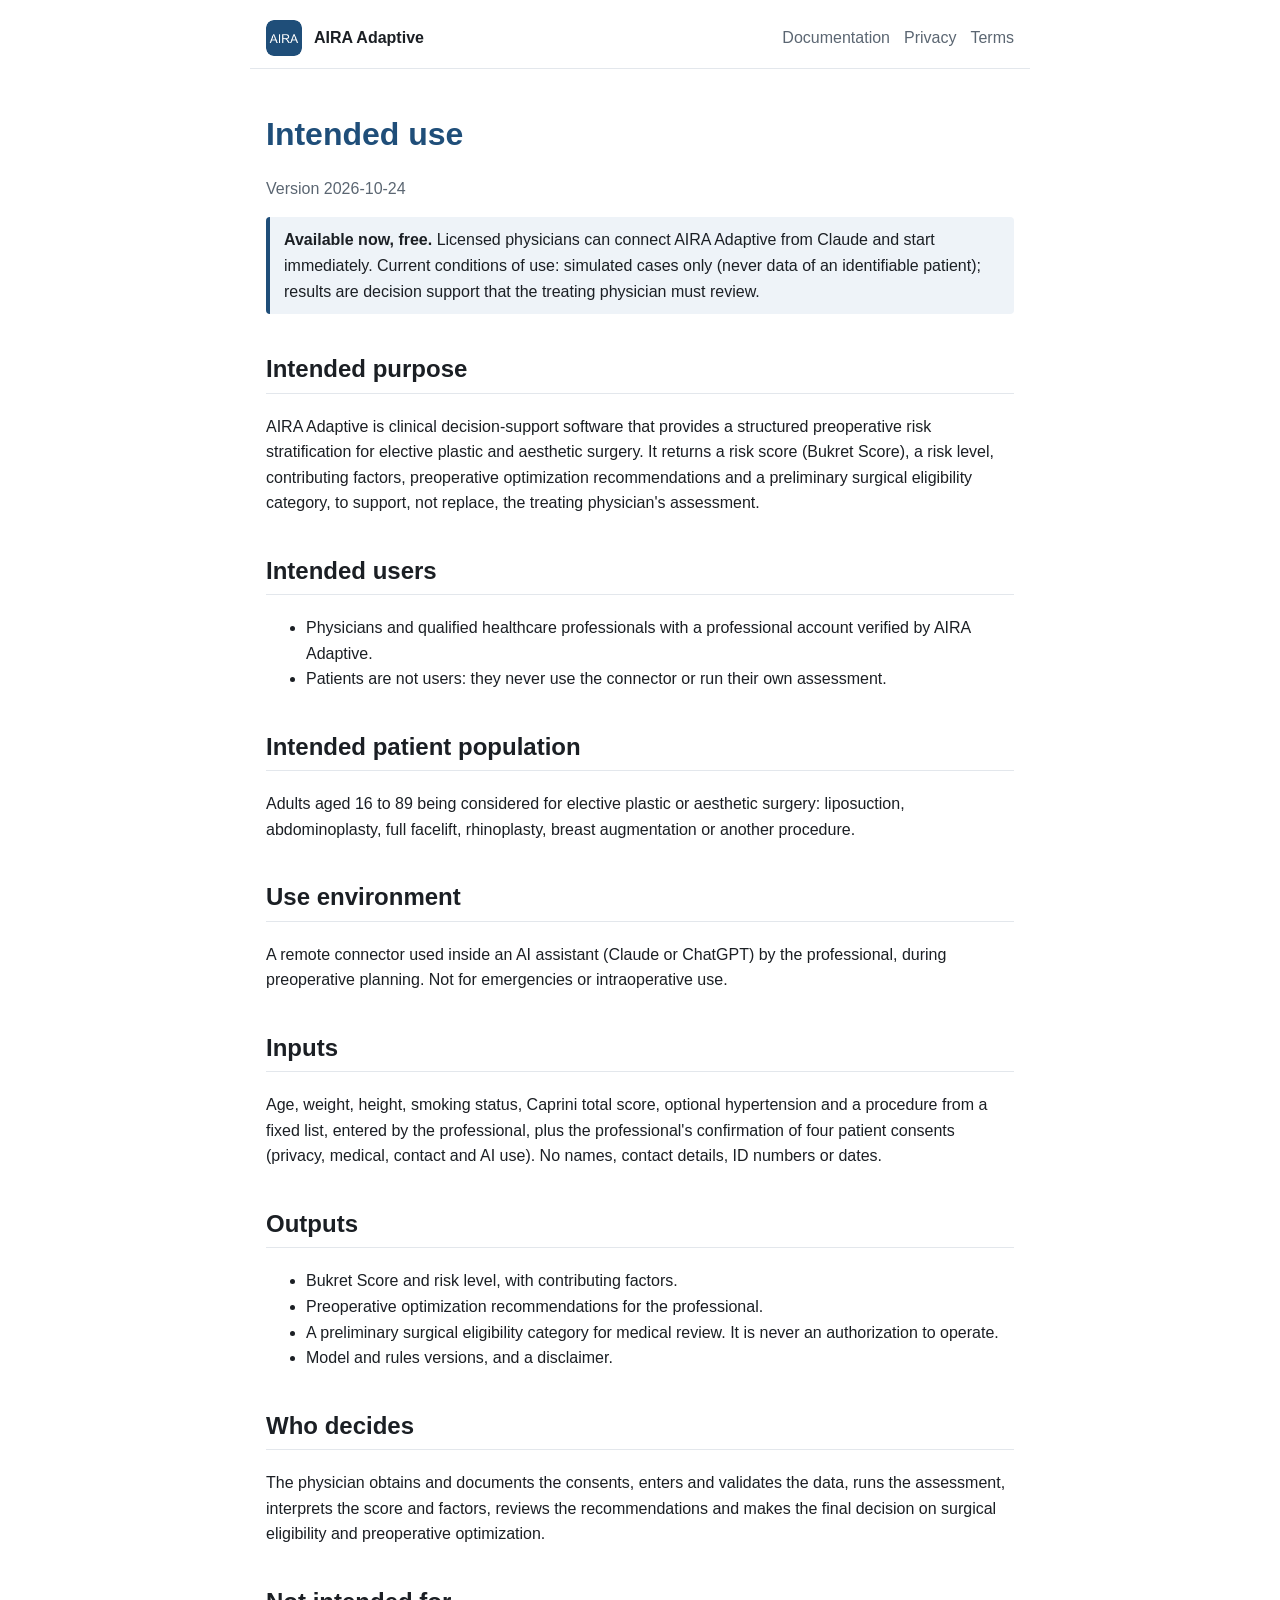
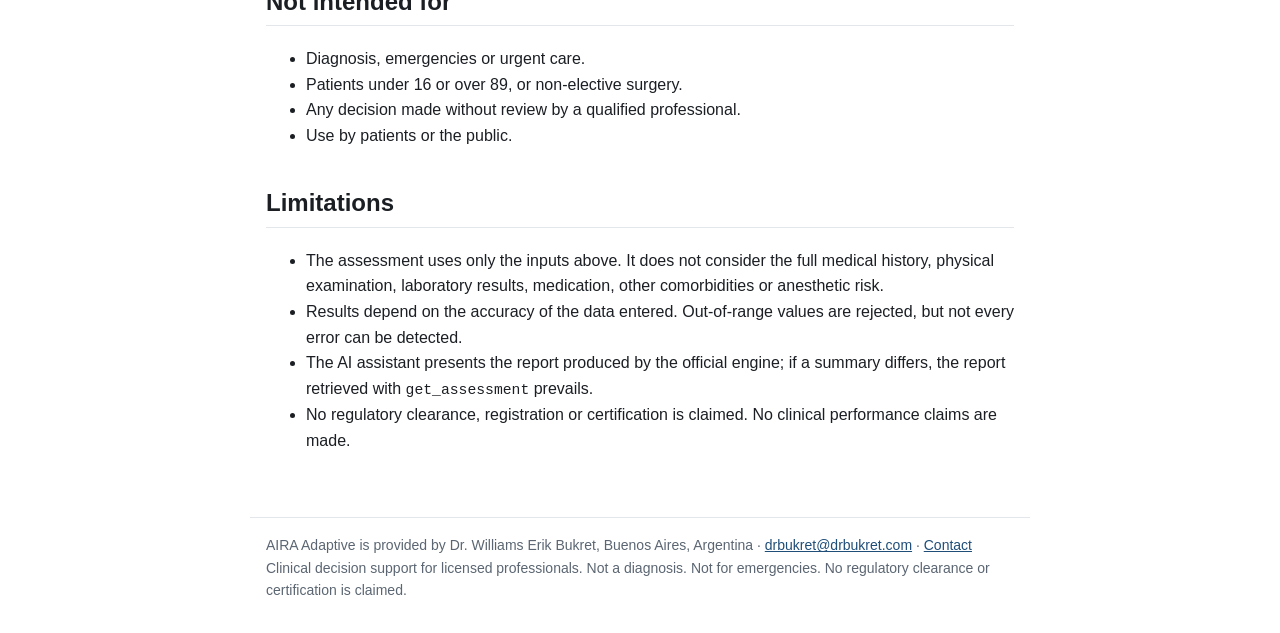
<file: intended-use/index.html>
<!doctype html>
<html lang="en">
<head>
<meta charset="utf-8">
<meta name="viewport" content="width=device-width, initial-scale=1">
<title>AIRA Adaptive Intended Use</title>
<meta name="description" content="Intended use, intended users, inputs, outputs, contraindications and limitations of AIRA Adaptive.">
<link rel="icon" href="../assets/icon.png">
<link rel="stylesheet" href="../assets/site.css">
</head>
<body>
<header>
  <img src="../assets/icon.png" alt="">
  <a class="brand" href="../">AIRA Adaptive</a>
  <nav><a href="../docs/">Documentation</a><a href="../privacy/">Privacy</a><a href="../terms/">Terms</a></nav>
</header>
<main>
<h1>Intended use</h1>
<p class="muted">Version 2026-10-24</p>
<p class="note"><strong>Available now, free.</strong> Licensed physicians can connect AIRA Adaptive from Claude and start immediately. Current conditions of use: simulated cases only (never data of an identifiable patient); results are decision support that the treating physician must review.</p>

<h2>Intended purpose</h2>
<p>AIRA Adaptive is clinical decision-support software that provides a structured preoperative risk stratification for elective plastic and aesthetic surgery. It returns a risk score (Bukret Score), a risk level, contributing factors, preoperative optimization recommendations and a preliminary surgical eligibility category, to support, not replace, the treating physician's assessment.</p>

<h2>Intended users</h2>
<ul>
  <li>Physicians and qualified healthcare professionals with a professional account verified by AIRA Adaptive.</li>
  <li>Patients are not users: they never use the connector or run their own assessment.</li>
</ul>

<h2>Intended patient population</h2>
<p>Adults aged 16 to 89 being considered for elective plastic or aesthetic surgery: liposuction, abdominoplasty, full facelift, rhinoplasty, breast augmentation or another procedure.</p>

<h2>Use environment</h2>
<p>A remote connector used inside an AI assistant (Claude or ChatGPT) by the professional, during preoperative planning. Not for emergencies or intraoperative use.</p>

<h2>Inputs</h2>
<p>Age, weight, height, smoking status, Caprini total score, optional hypertension and a procedure from a fixed list, entered by the professional, plus the professional's confirmation of four patient consents (privacy, medical, contact and AI use). No names, contact details, ID numbers or dates.</p>

<h2>Outputs</h2>
<ul>
  <li>Bukret Score and risk level, with contributing factors.</li>
  <li>Preoperative optimization recommendations for the professional.</li>
  <li>A preliminary surgical eligibility category for medical review. It is never an authorization to operate.</li>
  <li>Model and rules versions, and a disclaimer.</li>
</ul>

<h2>Who decides</h2>
<p>The physician obtains and documents the consents, enters and validates the data, runs the assessment, interprets the score and factors, reviews the recommendations and makes the final decision on surgical eligibility and preoperative optimization.</p>

<h2>Not intended for</h2>
<ul>
  <li>Diagnosis, emergencies or urgent care.</li>
  <li>Patients under 16 or over 89, or non-elective surgery.</li>
  <li>Any decision made without review by a qualified professional.</li>
  <li>Use by patients or the public.</li>
</ul>

<h2>Limitations</h2>
<ul>
  <li>The assessment uses only the inputs above. It does not consider the full medical history, physical examination, laboratory results, medication, other comorbidities or anesthetic risk.</li>
  <li>Results depend on the accuracy of the data entered. Out-of-range values are rejected, but not every error can be detected.</li>
  <li>The AI assistant presents the report produced by the official engine; if a summary differs, the report retrieved with <code>get_assessment</code> prevails.</li>
  <li>No regulatory clearance, registration or certification is claimed. No clinical performance claims are made.</li>
</ul>

</main>
<footer>
  AIRA Adaptive is provided by Dr. Williams Erik Bukret, Buenos Aires, Argentina · <a href="mailto:drbukret@drbukret.com">drbukret@drbukret.com</a> · <a href="https://drbukret.com/contact/">Contact</a><br>
  Clinical decision support for licensed professionals. Not a diagnosis. Not for emergencies. No regulatory clearance or certification is claimed.
</footer>
</body>
</html>
</file>
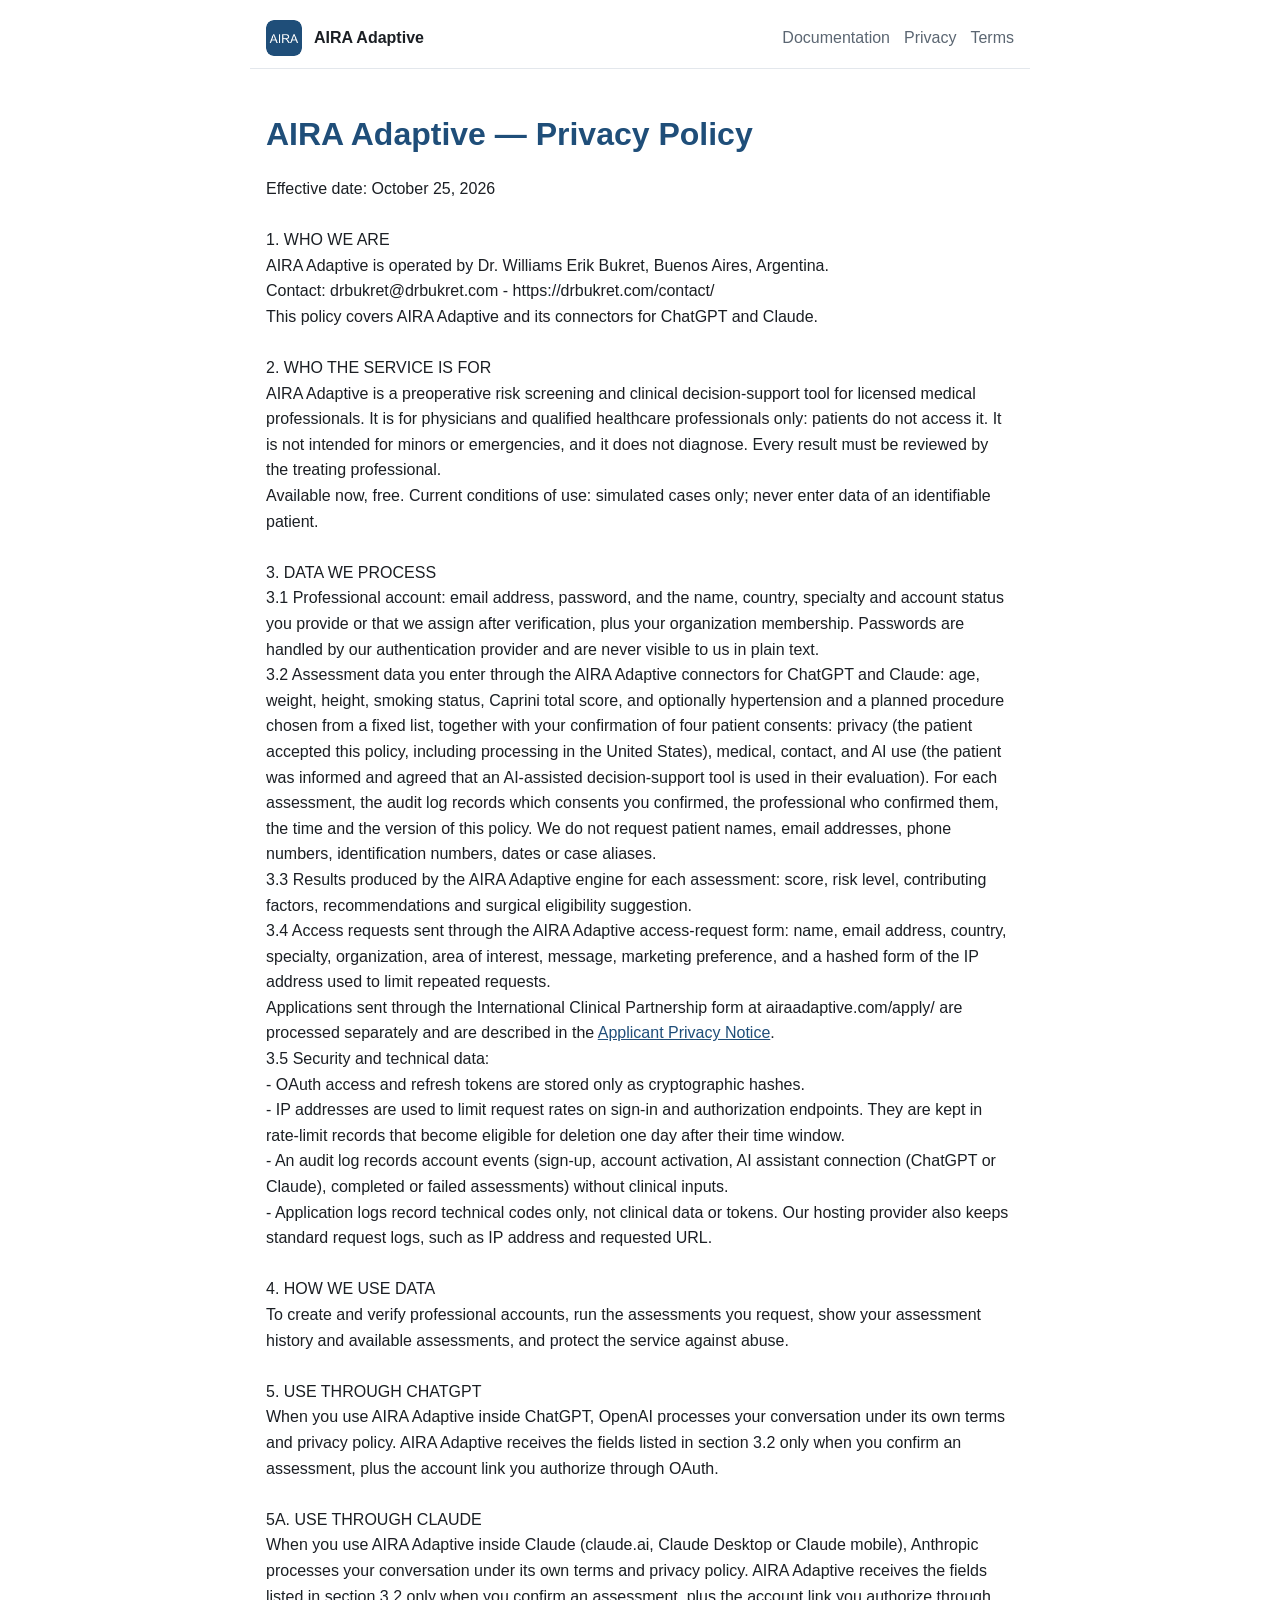
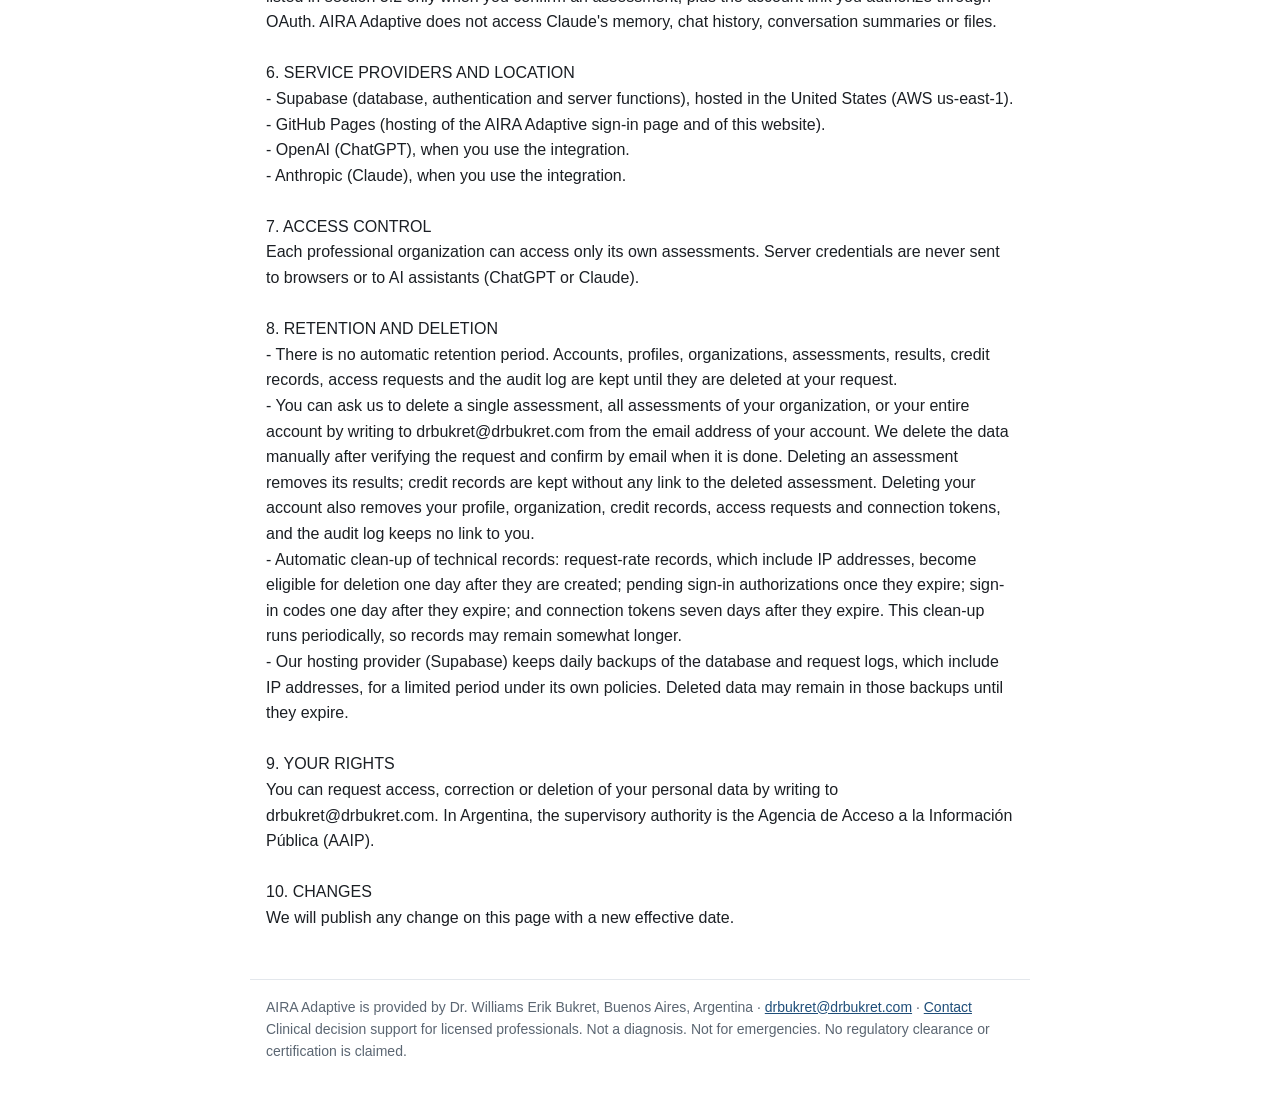
<file: privacy/index.html>
<!doctype html>
<html lang="en">
<head>
<meta charset="utf-8">
<meta name="viewport" content="width=device-width, initial-scale=1">
<title>AIRA Adaptive Privacy Policy</title>
<meta name="description" content="Privacy Policy of AIRA Adaptive and its connectors for ChatGPT and Claude.">
<link rel="icon" href="../assets/icon.png">
<link rel="stylesheet" href="../assets/site.css">
</head>
<body>
<header>
  <img src="../assets/icon.png" alt="">
  <a class="brand" href="../">AIRA Adaptive</a>
  <nav><a href="../docs/">Documentation</a><a href="../privacy/">Privacy</a><a href="../terms/">Terms</a></nav>
</header>
<main>
<h1>AIRA Adaptive — Privacy Policy</h1>
<div class="legal">Effective date: October 25, 2026

1. WHO WE ARE
AIRA Adaptive is operated by Dr. Williams Erik Bukret, Buenos Aires, Argentina.
Contact: drbukret@drbukret.com - https://drbukret.com/contact/
This policy covers AIRA Adaptive and its connectors for ChatGPT and Claude.

2. WHO THE SERVICE IS FOR
AIRA Adaptive is a preoperative risk screening and clinical decision-support tool for licensed medical professionals. It is for physicians and qualified healthcare professionals only: patients do not access it. It is not intended for minors or emergencies, and it does not diagnose. Every result must be reviewed by the treating professional.
Available now, free. Current conditions of use: simulated cases only; never enter data of an identifiable patient.

3. DATA WE PROCESS
3.1 Professional account: email address, password, and the name, country, specialty and account status you provide or that we assign after verification, plus your organization membership. Passwords are handled by our authentication provider and are never visible to us in plain text.
3.2 Assessment data you enter through the AIRA Adaptive connectors for ChatGPT and Claude: age, weight, height, smoking status, Caprini total score, and optionally hypertension and a planned procedure chosen from a fixed list, together with your confirmation of four patient consents: privacy (the patient accepted this policy, including processing in the United States), medical, contact, and AI use (the patient was informed and agreed that an AI-assisted decision-support tool is used in their evaluation). For each assessment, the audit log records which consents you confirmed, the professional who confirmed them, the time and the version of this policy. We do not request patient names, email addresses, phone numbers, identification numbers, dates or case aliases.
3.3 Results produced by the AIRA Adaptive engine for each assessment: score, risk level, contributing factors, recommendations and surgical eligibility suggestion.
3.4 Access requests sent through the AIRA Adaptive access-request form: name, email address, country, specialty, organization, area of interest, message, marketing preference, and a hashed form of the IP address used to limit repeated requests.
Applications sent through the International Clinical Partnership form at airaadaptive.com/apply/ are processed separately and are described in the <a href="../apply/privacy/">Applicant Privacy Notice</a>.
3.5 Security and technical data:
- OAuth access and refresh tokens are stored only as cryptographic hashes.
- IP addresses are used to limit request rates on sign-in and authorization endpoints. They are kept in rate-limit records that become eligible for deletion one day after their time window.
- An audit log records account events (sign-up, account activation, AI assistant connection (ChatGPT or Claude), completed or failed assessments) without clinical inputs.
- Application logs record technical codes only, not clinical data or tokens. Our hosting provider also keeps standard request logs, such as IP address and requested URL.

4. HOW WE USE DATA
To create and verify professional accounts, run the assessments you request, show your assessment history and available assessments, and protect the service against abuse.

5. USE THROUGH CHATGPT
When you use AIRA Adaptive inside ChatGPT, OpenAI processes your conversation under its own terms and privacy policy. AIRA Adaptive receives the fields listed in section 3.2 only when you confirm an assessment, plus the account link you authorize through OAuth.

5A. USE THROUGH CLAUDE
When you use AIRA Adaptive inside Claude (claude.ai, Claude Desktop or Claude mobile), Anthropic processes your conversation under its own terms and privacy policy. AIRA Adaptive receives the fields listed in section 3.2 only when you confirm an assessment, plus the account link you authorize through OAuth. AIRA Adaptive does not access Claude&#x27;s memory, chat history, conversation summaries or files.

6. SERVICE PROVIDERS AND LOCATION
- Supabase (database, authentication and server functions), hosted in the United States (AWS us-east-1).
- GitHub Pages (hosting of the AIRA Adaptive sign-in page and of this website).
- OpenAI (ChatGPT), when you use the integration.
- Anthropic (Claude), when you use the integration.

7. ACCESS CONTROL
Each professional organization can access only its own assessments. Server credentials are never sent to browsers or to AI assistants (ChatGPT or Claude).

8. RETENTION AND DELETION
- There is no automatic retention period. Accounts, profiles, organizations, assessments, results, credit records, access requests and the audit log are kept until they are deleted at your request.
- You can ask us to delete a single assessment, all assessments of your organization, or your entire account by writing to drbukret@drbukret.com from the email address of your account. We delete the data manually after verifying the request and confirm by email when it is done. Deleting an assessment removes its results; credit records are kept without any link to the deleted assessment. Deleting your account also removes your profile, organization, credit records, access requests and connection tokens, and the audit log keeps no link to you.
- Automatic clean-up of technical records: request-rate records, which include IP addresses, become eligible for deletion one day after they are created; pending sign-in authorizations once they expire; sign-in codes one day after they expire; and connection tokens seven days after they expire. This clean-up runs periodically, so records may remain somewhat longer.
- Our hosting provider (Supabase) keeps daily backups of the database and request logs, which include IP addresses, for a limited period under its own policies. Deleted data may remain in those backups until they expire.

9. YOUR RIGHTS
You can request access, correction or deletion of your personal data by writing to drbukret@drbukret.com. In Argentina, the supervisory authority is the Agencia de Acceso a la Información Pública (AAIP).

10. CHANGES
We will publish any change on this page with a new effective date.</div>
</main>
<footer>
  AIRA Adaptive is provided by Dr. Williams Erik Bukret, Buenos Aires, Argentina · <a href="mailto:drbukret@drbukret.com">drbukret@drbukret.com</a> · <a href="https://drbukret.com/contact/">Contact</a><br>
  Clinical decision support for licensed professionals. Not a diagnosis. Not for emergencies. No regulatory clearance or certification is claimed.
</footer>
</body>
</html>
</file>
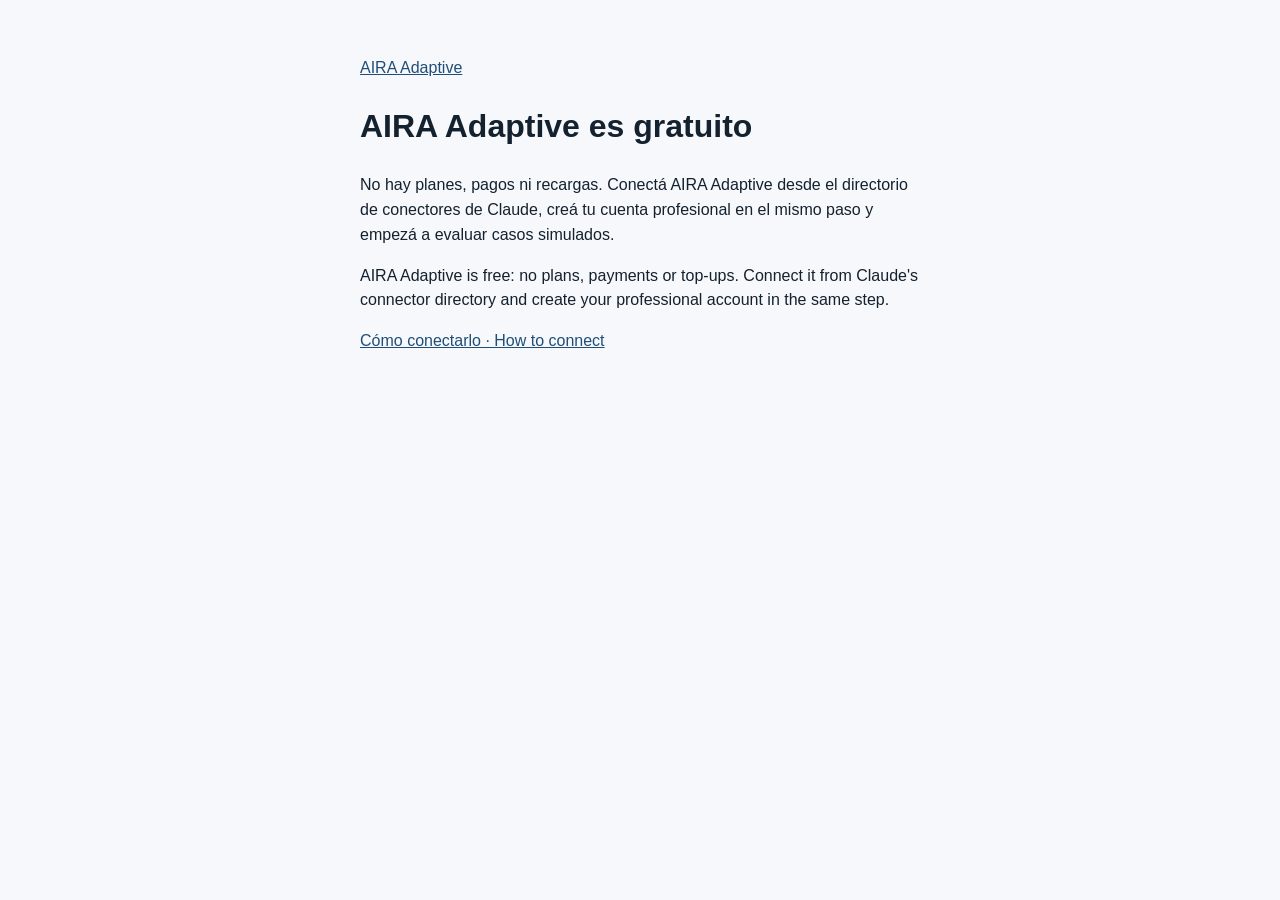
<file: recarga/index.html>
<!doctype html>
<html lang="es">
<head>
<meta charset="utf-8">
<meta name="viewport" content="width=device-width, initial-scale=1">
<meta name="robots" content="noindex">
<title>AIRA Adaptive es gratuito</title>
<style>body{margin:0;font:16px/1.55 -apple-system,BlinkMacSystemFont,"Segoe UI",Roboto,sans-serif;color:#14212e;background:#f6f8fb}main{max-width:560px;margin:0 auto;padding:40px 16px}a{color:#1f4e79}</style>
</head>
<body>
<main>
<p><a href="../">AIRA Adaptive</a></p>
<h1>AIRA Adaptive es gratuito</h1>
<p>No hay planes, pagos ni recargas. Conectá AIRA Adaptive desde el directorio de conectores de Claude, creá tu cuenta profesional en el mismo paso y empezá a evaluar casos simulados.</p>
<p lang="en">AIRA Adaptive is free: no plans, payments or top-ups. Connect it from Claude's connector directory and create your professional account in the same step.</p>
<p><a href="../docs/">Cómo conectarlo · How to connect</a></p>
</main>
</body>
</html>
</file>
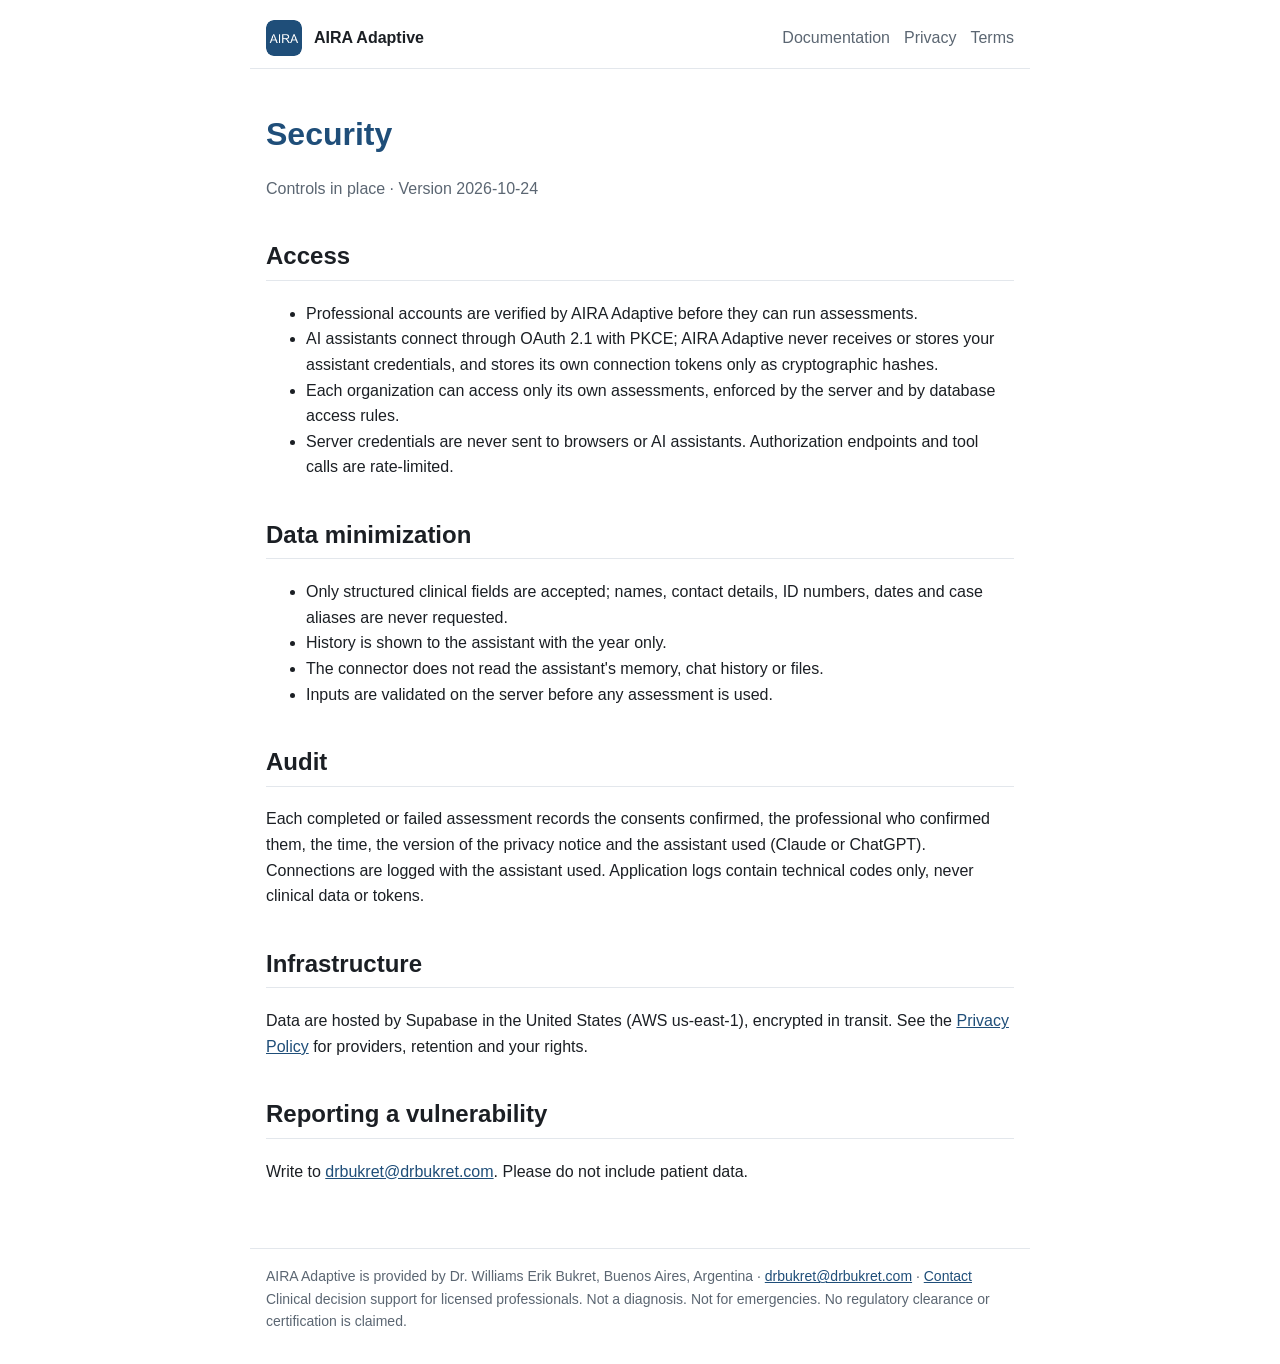
<file: security/index.html>
<!doctype html>
<html lang="en">
<head>
<meta charset="utf-8">
<meta name="viewport" content="width=device-width, initial-scale=1">
<title>AIRA Adaptive Security</title>
<meta name="description" content="Security, access control, data minimization and audit controls of AIRA Adaptive.">
<link rel="icon" href="../assets/icon.png">
<link rel="stylesheet" href="../assets/site.css">
</head>
<body>
<header>
  <img src="../assets/icon.png" alt="">
  <a class="brand" href="../">AIRA Adaptive</a>
  <nav><a href="../docs/">Documentation</a><a href="../privacy/">Privacy</a><a href="../terms/">Terms</a></nav>
</header>
<main>
<h1>Security</h1>
<p class="muted">Controls in place · Version 2026-10-24</p>

<h2>Access</h2>
<ul>
  <li>Professional accounts are verified by AIRA Adaptive before they can run assessments.</li>
  <li>AI assistants connect through OAuth 2.1 with PKCE; AIRA Adaptive never receives or stores your assistant credentials, and stores its own connection tokens only as cryptographic hashes.</li>
  <li>Each organization can access only its own assessments, enforced by the server and by database access rules.</li>
  <li>Server credentials are never sent to browsers or AI assistants. Authorization endpoints and tool calls are rate-limited.</li>
</ul>

<h2>Data minimization</h2>
<ul>
  <li>Only structured clinical fields are accepted; names, contact details, ID numbers, dates and case aliases are never requested.</li>
  <li>History is shown to the assistant with the year only.</li>
  <li>The connector does not read the assistant's memory, chat history or files.</li>
  <li>Inputs are validated on the server before any assessment is used.</li>
</ul>

<h2>Audit</h2>
<p>Each completed or failed assessment records the consents confirmed, the professional who confirmed them, the time, the version of the privacy notice and the assistant used (Claude or ChatGPT). Connections are logged with the assistant used. Application logs contain technical codes only, never clinical data or tokens.</p>

<h2>Infrastructure</h2>
<p>Data are hosted by Supabase in the United States (AWS us-east-1), encrypted in transit. See the <a href="../privacy/">Privacy Policy</a> for providers, retention and your rights.</p>

<h2>Reporting a vulnerability</h2>
<p>Write to <a href="mailto:drbukret@drbukret.com">drbukret@drbukret.com</a>. Please do not include patient data.</p>

</main>
<footer>
  AIRA Adaptive is provided by Dr. Williams Erik Bukret, Buenos Aires, Argentina · <a href="mailto:drbukret@drbukret.com">drbukret@drbukret.com</a> · <a href="https://drbukret.com/contact/">Contact</a><br>
  Clinical decision support for licensed professionals. Not a diagnosis. Not for emergencies. No regulatory clearance or certification is claimed.
</footer>
</body>
</html>
</file>
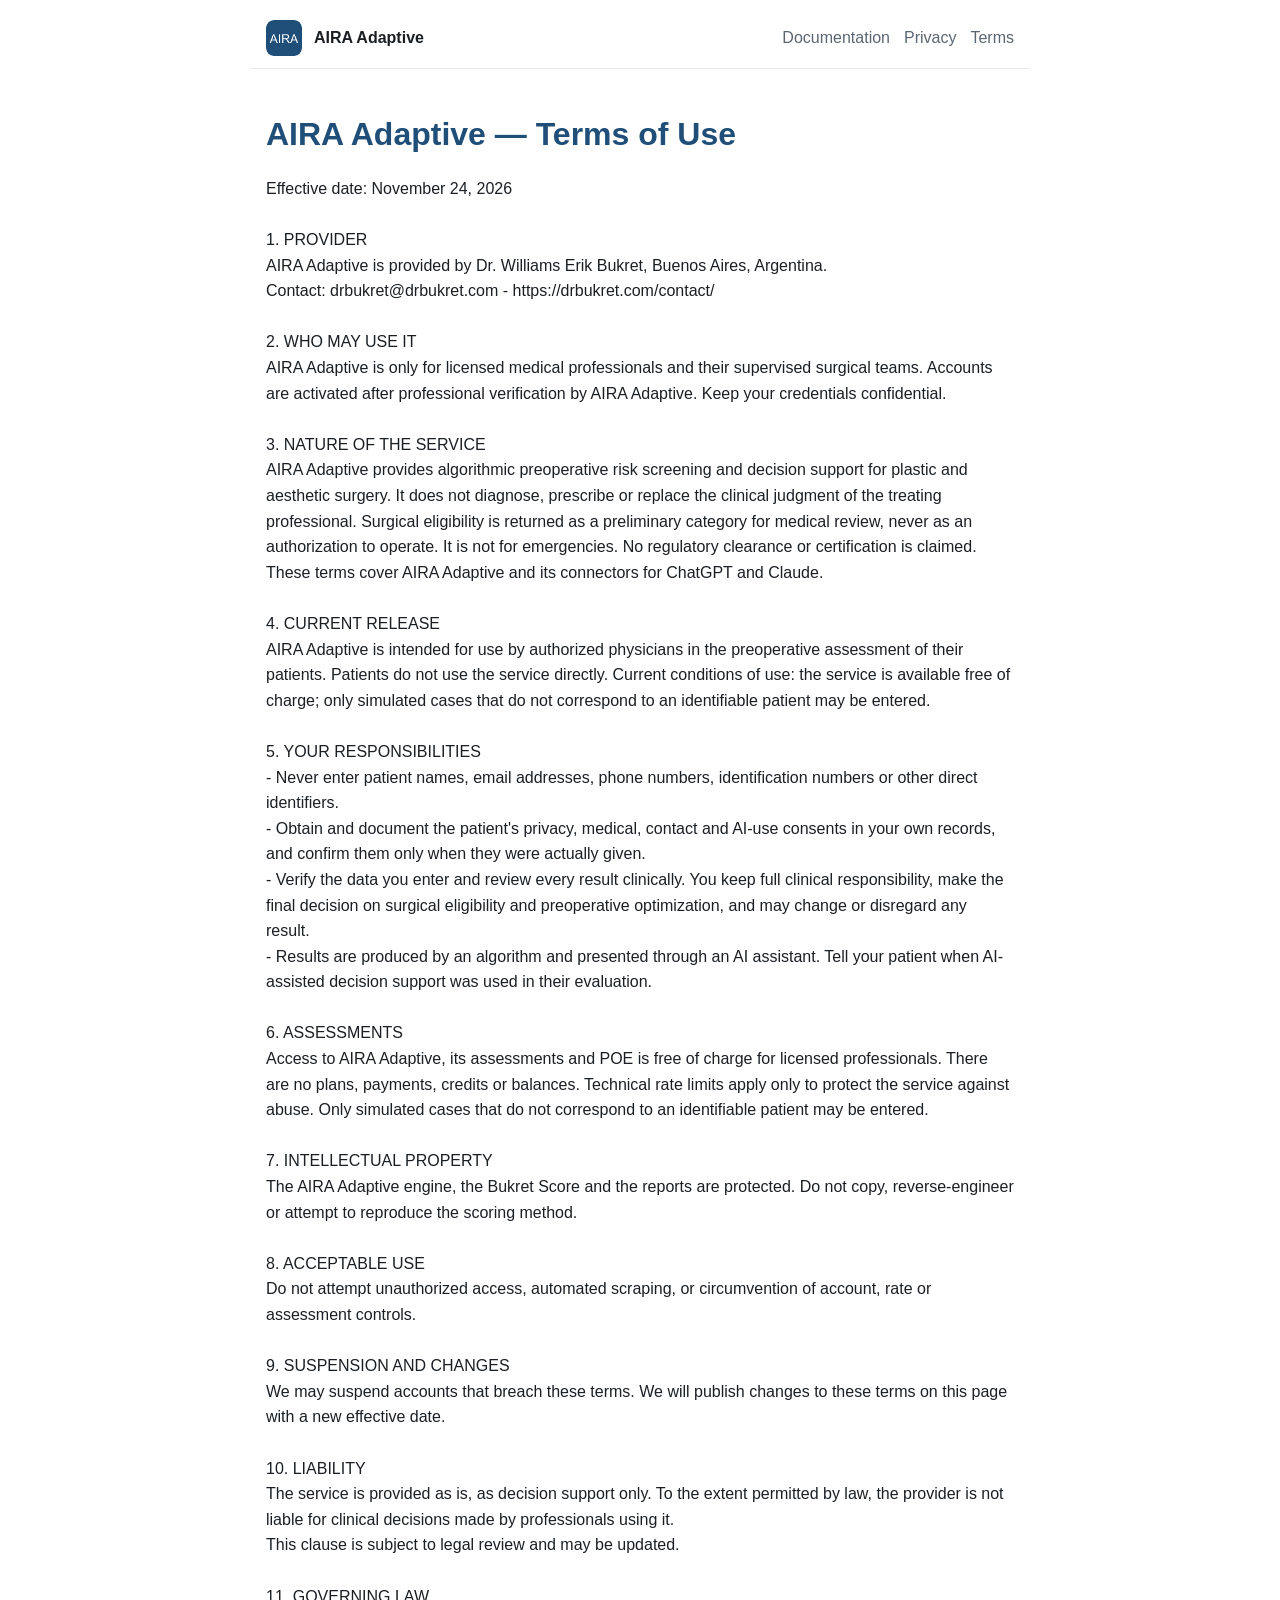
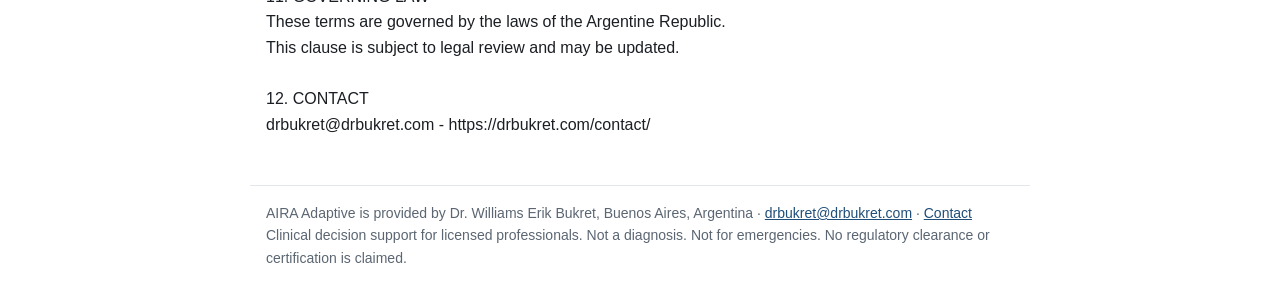
<file: terms/index.html>
<!doctype html>
<html lang="en">
<head>
<meta charset="utf-8">
<meta name="viewport" content="width=device-width, initial-scale=1">
<title>AIRA Adaptive Terms of Use</title>
<meta name="description" content="Terms of Use of AIRA Adaptive and its connectors for ChatGPT and Claude.">
<link rel="icon" href="../assets/icon.png">
<link rel="stylesheet" href="../assets/site.css">
</head>
<body>
<header>
  <img src="../assets/icon.png" alt="">
  <a class="brand" href="../">AIRA Adaptive</a>
  <nav><a href="../docs/">Documentation</a><a href="../privacy/">Privacy</a><a href="../terms/">Terms</a></nav>
</header>
<main>
<h1>AIRA Adaptive — Terms of Use</h1>
<div class="legal">Effective date: November 24, 2026

1. PROVIDER
AIRA Adaptive is provided by Dr. Williams Erik Bukret, Buenos Aires, Argentina.
Contact: drbukret@drbukret.com - https://drbukret.com/contact/

2. WHO MAY USE IT
AIRA Adaptive is only for licensed medical professionals and their supervised surgical teams. Accounts are activated after professional verification by AIRA Adaptive. Keep your credentials confidential.

3. NATURE OF THE SERVICE
AIRA Adaptive provides algorithmic preoperative risk screening and decision support for plastic and aesthetic surgery. It does not diagnose, prescribe or replace the clinical judgment of the treating professional. Surgical eligibility is returned as a preliminary category for medical review, never as an authorization to operate. It is not for emergencies. No regulatory clearance or certification is claimed.
These terms cover AIRA Adaptive and its connectors for ChatGPT and Claude.

4. CURRENT RELEASE
AIRA Adaptive is intended for use by authorized physicians in the preoperative assessment of their patients. Patients do not use the service directly. Current conditions of use: the service is available free of charge; only simulated cases that do not correspond to an identifiable patient may be entered.

5. YOUR RESPONSIBILITIES
- Never enter patient names, email addresses, phone numbers, identification numbers or other direct identifiers.
- Obtain and document the patient&#x27;s privacy, medical, contact and AI-use consents in your own records, and confirm them only when they were actually given.
- Verify the data you enter and review every result clinically. You keep full clinical responsibility, make the final decision on surgical eligibility and preoperative optimization, and may change or disregard any result.
- Results are produced by an algorithm and presented through an AI assistant. Tell your patient when AI-assisted decision support was used in their evaluation.

6. ASSESSMENTS
Access to AIRA Adaptive, its assessments and POE is free of charge for licensed professionals. There are no plans, payments, credits or balances. Technical rate limits apply only to protect the service against abuse. Only simulated cases that do not correspond to an identifiable patient may be entered.

7. INTELLECTUAL PROPERTY
The AIRA Adaptive engine, the Bukret Score and the reports are protected. Do not copy, reverse-engineer or attempt to reproduce the scoring method.

8. ACCEPTABLE USE
Do not attempt unauthorized access, automated scraping, or circumvention of account, rate or assessment controls.

9. SUSPENSION AND CHANGES
We may suspend accounts that breach these terms. We will publish changes to these terms on this page with a new effective date.

10. LIABILITY
The service is provided as is, as decision support only. To the extent permitted by law, the provider is not liable for clinical decisions made by professionals using it.
This clause is subject to legal review and may be updated.

11. GOVERNING LAW
These terms are governed by the laws of the Argentine Republic.
This clause is subject to legal review and may be updated.

12. CONTACT
drbukret@drbukret.com - https://drbukret.com/contact/</div>
</main>
<footer>
  AIRA Adaptive is provided by Dr. Williams Erik Bukret, Buenos Aires, Argentina · <a href="mailto:drbukret@drbukret.com">drbukret@drbukret.com</a> · <a href="https://drbukret.com/contact/">Contact</a><br>
  Clinical decision support for licensed professionals. Not a diagnosis. Not for emergencies. No regulatory clearance or certification is claimed.
</footer>
</body>
</html>
</file>
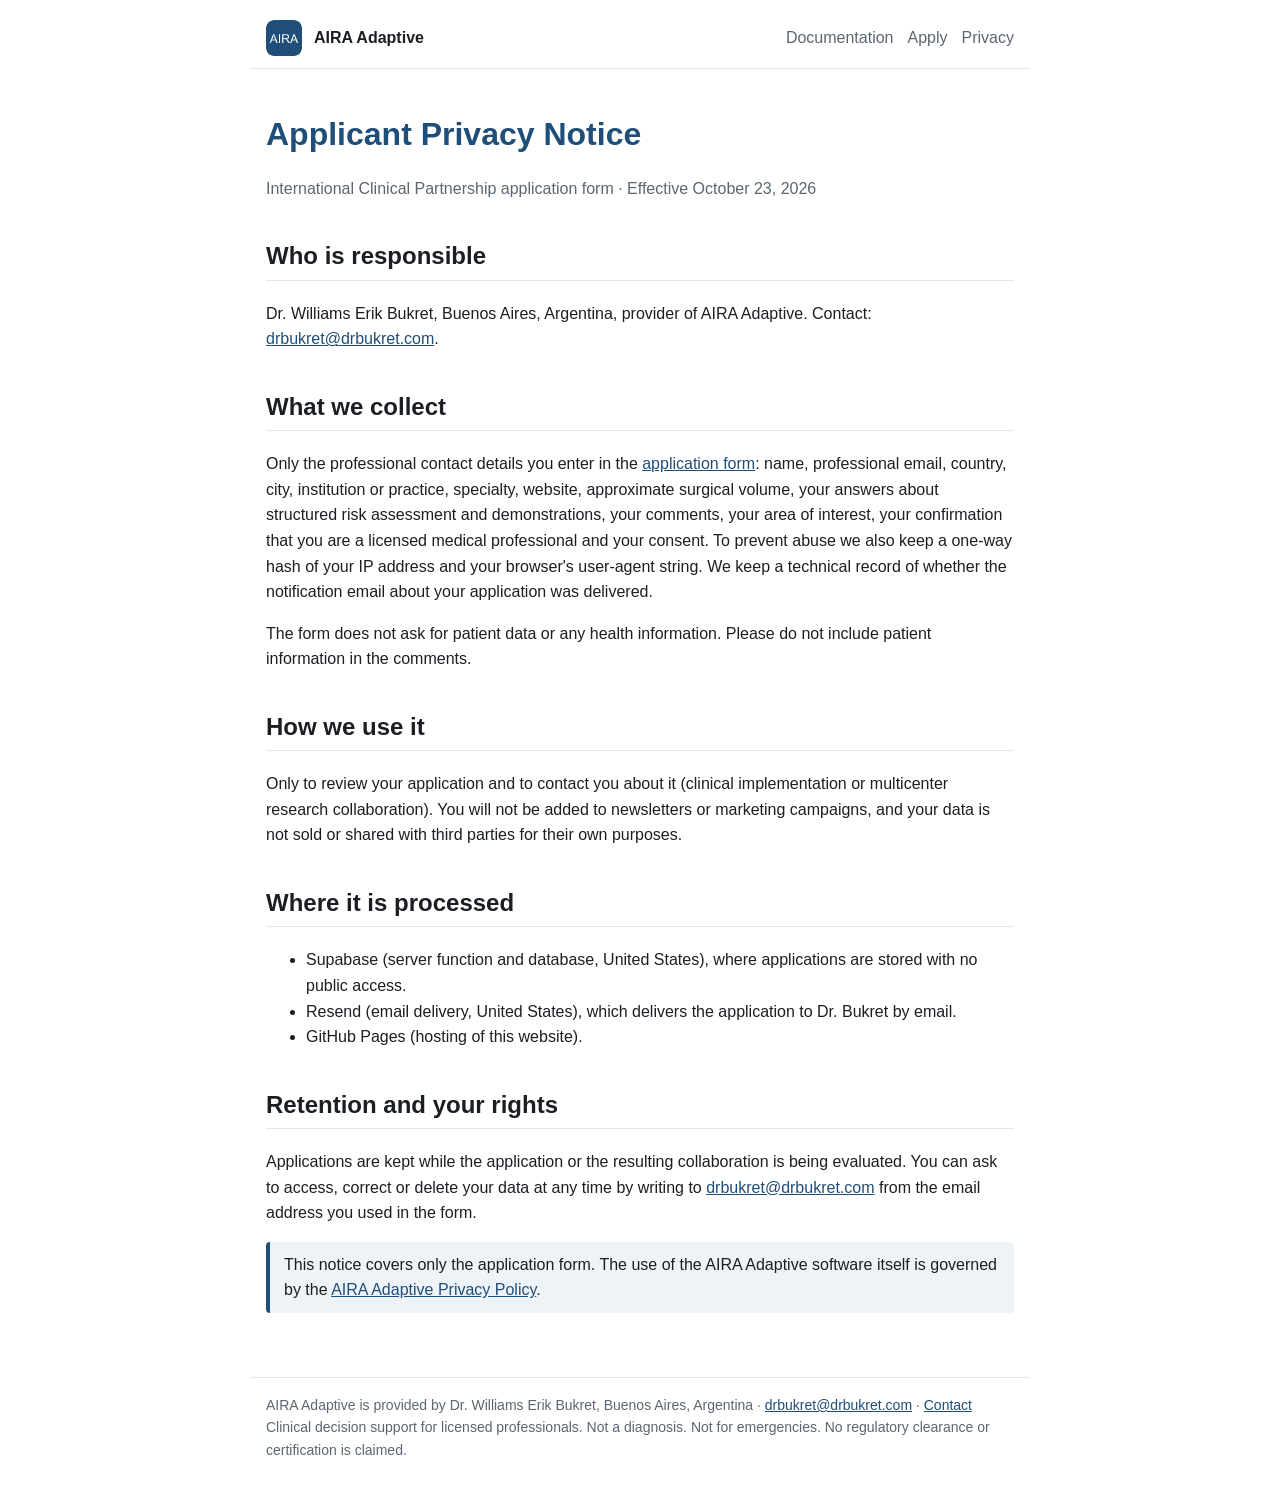
<file: apply/privacy/index.html>
<!doctype html>
<html lang="en">
<head>
<meta charset="utf-8">
<meta name="viewport" content="width=device-width, initial-scale=1">
<title>Applicant Privacy Notice · AIRA Adaptive</title>
<meta name="description" content="How AIRA Adaptive handles the professional contact data submitted through the International Clinical Partnership application form.">
<link rel="icon" href="../../assets/icon.png">
<link rel="stylesheet" href="../../assets/site.css">
</head>
<body>
<header>
  <img src="../../assets/icon.png" alt="">
  <a class="brand" href="../../">AIRA Adaptive</a>
  <nav><a href="../../docs/">Documentation</a><a href="../">Apply</a><a href="../../privacy/">Privacy</a></nav>
</header>
<main>
<h1>Applicant Privacy Notice</h1>
<p class="muted">International Clinical Partnership application form · Effective October 23, 2026</p>

<h2>Who is responsible</h2>
<p>Dr. Williams Erik Bukret, Buenos Aires, Argentina, provider of AIRA Adaptive. Contact: <a href="mailto:drbukret@drbukret.com">drbukret@drbukret.com</a>.</p>

<h2>What we collect</h2>
<p>Only the professional contact details you enter in the <a href="../">application form</a>: name, professional email, country, city, institution or practice, specialty, website, approximate surgical volume, your answers about structured risk assessment and demonstrations, your comments, your area of interest, your confirmation that you are a licensed medical professional and your consent. To prevent abuse we also keep a one-way hash of your IP address and your browser's user-agent string. We keep a technical record of whether the notification email about your application was delivered.</p>
<p>The form does not ask for patient data or any health information. Please do not include patient information in the comments.</p>

<h2>How we use it</h2>
<p>Only to review your application and to contact you about it (clinical implementation or multicenter research collaboration). You will not be added to newsletters or marketing campaigns, and your data is not sold or shared with third parties for their own purposes.</p>

<h2>Where it is processed</h2>
<ul>
  <li>Supabase (server function and database, United States), where applications are stored with no public access.</li>
  <li>Resend (email delivery, United States), which delivers the application to Dr. Bukret by email.</li>
  <li>GitHub Pages (hosting of this website).</li>
</ul>

<h2>Retention and your rights</h2>
<p>Applications are kept while the application or the resulting collaboration is being evaluated. You can ask to access, correct or delete your data at any time by writing to <a href="mailto:drbukret@drbukret.com">drbukret@drbukret.com</a> from the email address you used in the form.</p>

<p class="note">This notice covers only the application form. The use of the AIRA Adaptive software itself is governed by the <a href="../../privacy/">AIRA Adaptive Privacy Policy</a>.</p>
</main>
<footer>
  AIRA Adaptive is provided by Dr. Williams Erik Bukret, Buenos Aires, Argentina · <a href="mailto:drbukret@drbukret.com">drbukret@drbukret.com</a> · <a href="https://drbukret.com/contact/">Contact</a><br>
  Clinical decision support for licensed professionals. Not a diagnosis. Not for emergencies. No regulatory clearance or certification is claimed.
</footer>
</body>
</html>
</file>
<file: assets/site.css>
:root { --bg:#ffffff; --fg:#1b1f24; --muted:#5b6672; --accent:#1F4E79; --line:#e3e7ec; --note:#eef3f8; }
@media (prefers-color-scheme: dark) { :root:not([data-theme="light"]) { --bg:#111418; --fg:#e8ecf0; --muted:#9aa6b2; --accent:#8FB8E8; --line:#2a3038; --note:#18212b; } }
:root[data-theme="dark"] { --bg:#111418; --fg:#e8ecf0; --muted:#9aa6b2; --accent:#8FB8E8; --line:#2a3038; --note:#18212b; }
* { box-sizing:border-box; }
body { margin:0; background:var(--bg); color:var(--fg); font:16px/1.6 -apple-system, BlinkMacSystemFont, "Segoe UI", Roboto, sans-serif; }
header, main, footer { max-width:780px; margin:0 auto; padding:0 16px; }
header { display:flex; align-items:center; gap:12px; padding-top:20px; padding-bottom:12px; border-bottom:1px solid var(--line); flex-wrap:wrap; }
header img { width:36px; height:36px; border-radius:8px; }
header .brand { font-weight:700; color:var(--fg); text-decoration:none; margin-right:auto; }
header nav { display:flex; flex-wrap:wrap; gap:4px 14px; min-width:0; }
header nav a { color:var(--muted); text-decoration:none; }
@media (max-width:520px) { header nav { width:100%; } }
html, body { overflow-x:hidden; } main, header, footer { min-width:0; } pre, code { white-space:normal; }
header nav a:hover, a { color:var(--accent); }
main { padding-top:24px; padding-bottom:48px; }
h1 { color:var(--accent); line-height:1.25; } h2 { margin-top:36px; border-bottom:1px solid var(--line); padding-bottom:4px; }
.muted { color:var(--muted); } code { font-size:.92em; overflow-wrap:anywhere; }
.table { overflow-x:auto; } table { border-collapse:collapse; width:100%; }
td, th { border:1px solid var(--line); padding:6px 8px; text-align:left; vertical-align:top; }
.note { border-left:4px solid var(--accent); padding:10px 14px; background:var(--note); border-radius:4px; }
.legal { white-space:pre-wrap; font:15px/1.6 inherit; }
footer { border-top:1px solid var(--line); padding-top:16px; padding-bottom:32px; color:var(--muted); font-size:14px; }

.hero { font-size:24px; font-weight:700; color:var(--accent); margin:4px 0 12px; }
.cta { display:inline-block; background:var(--accent); color:var(--bg); font-weight:700; font-size:18px; padding:12px 26px; border-radius:10px; text-decoration:none; }
.cta:hover { opacity:.9; }
</file>
